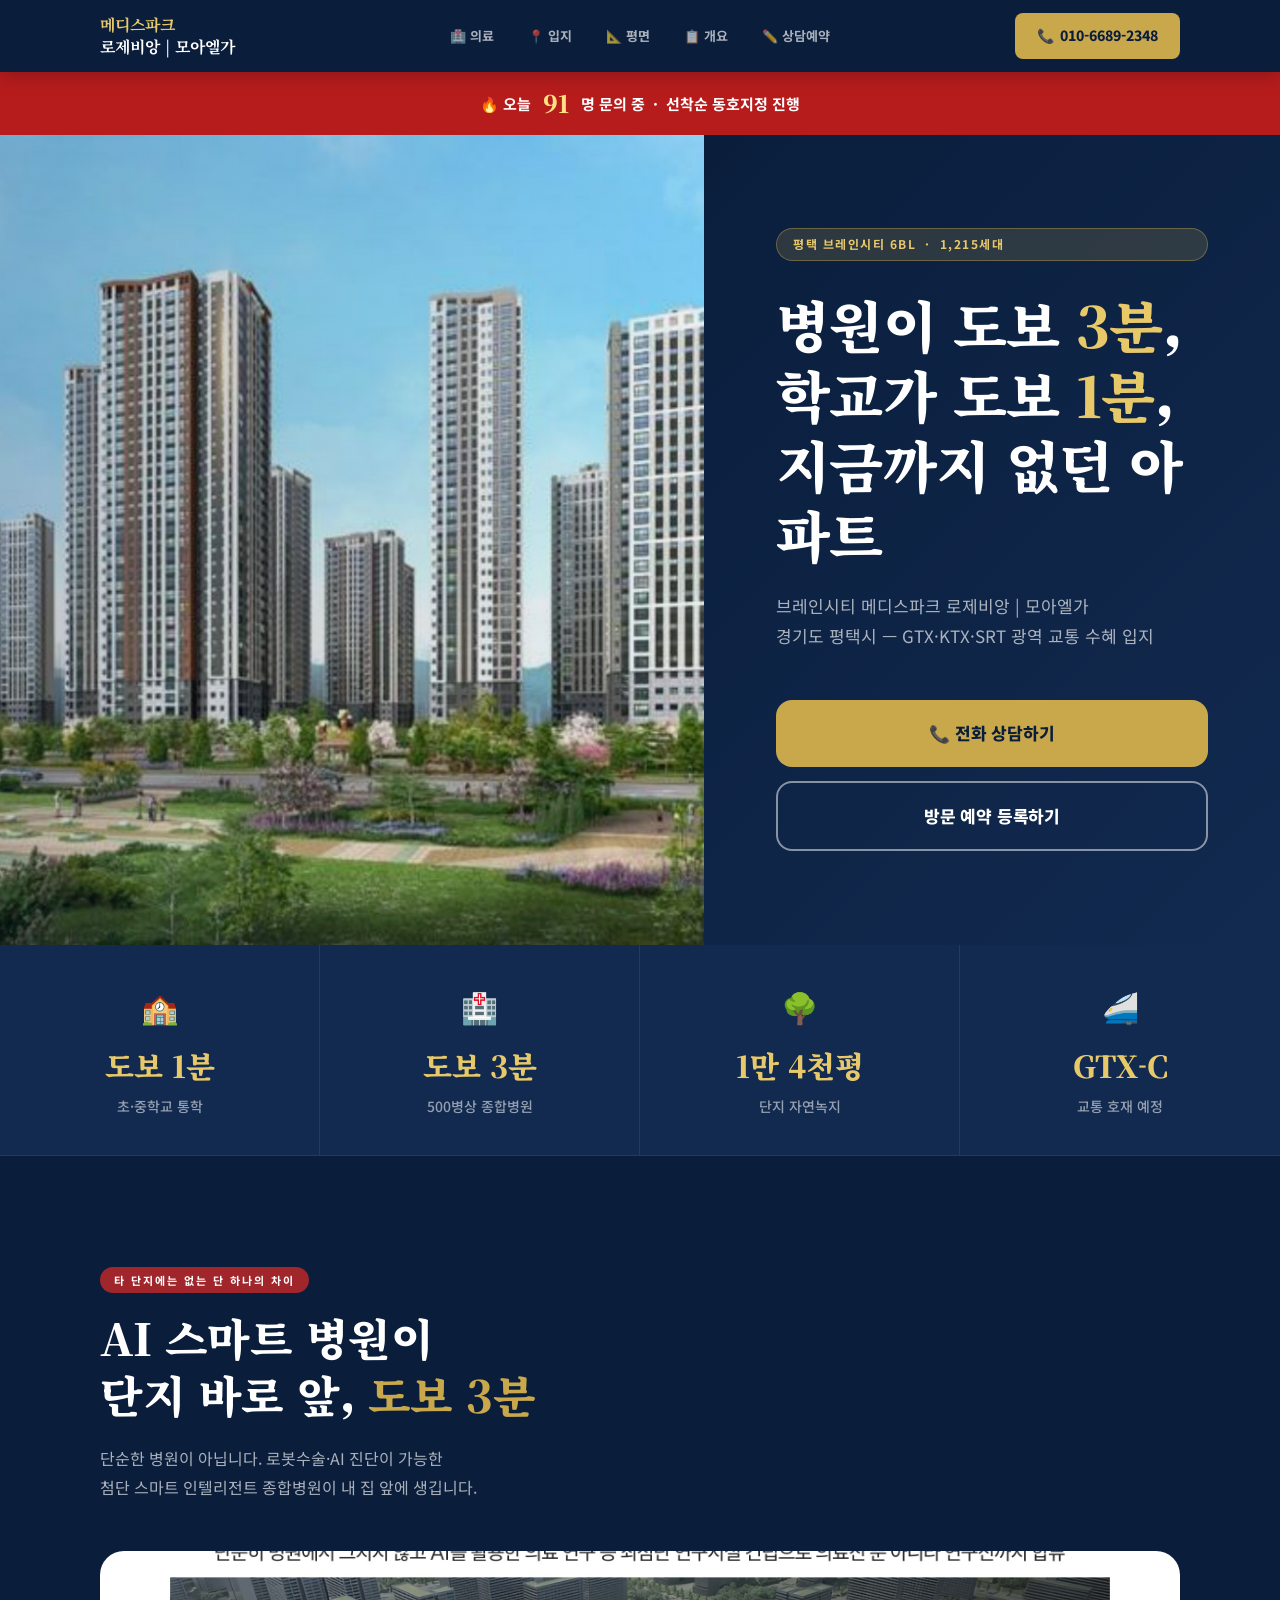
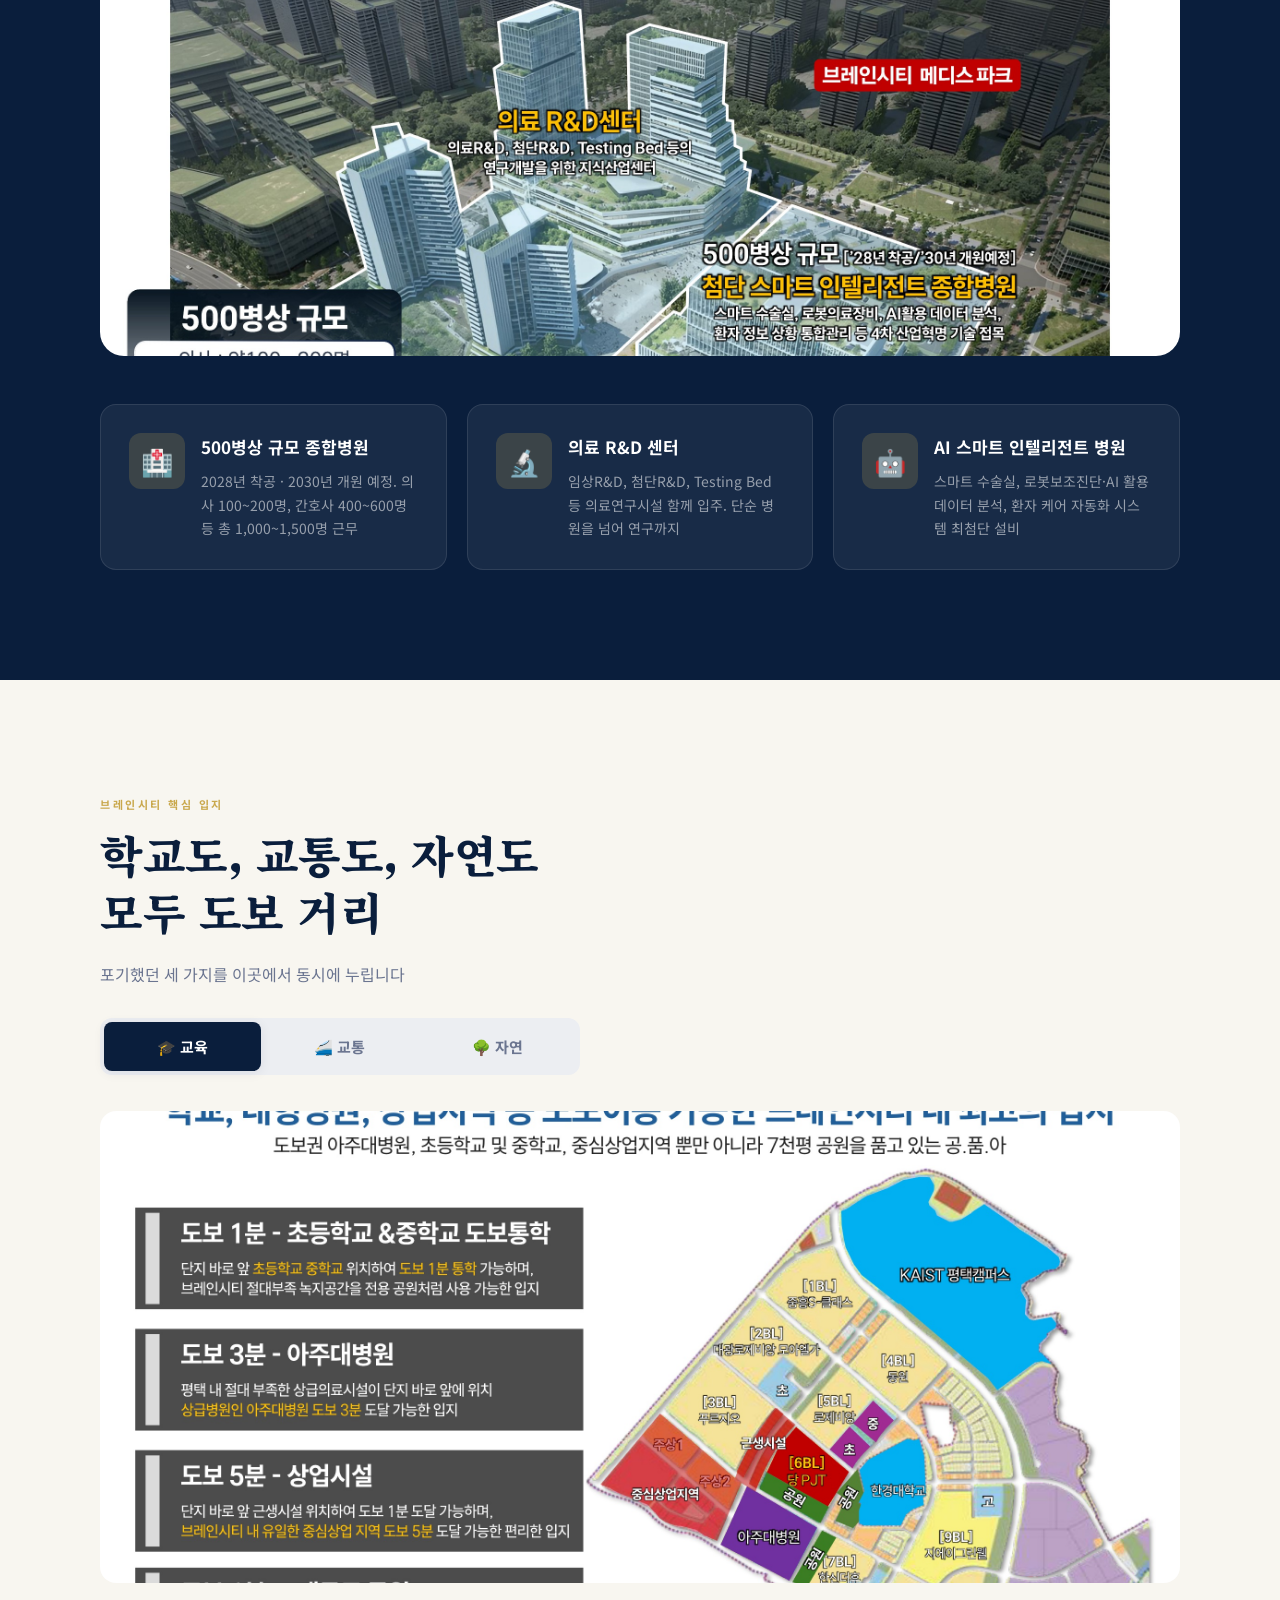
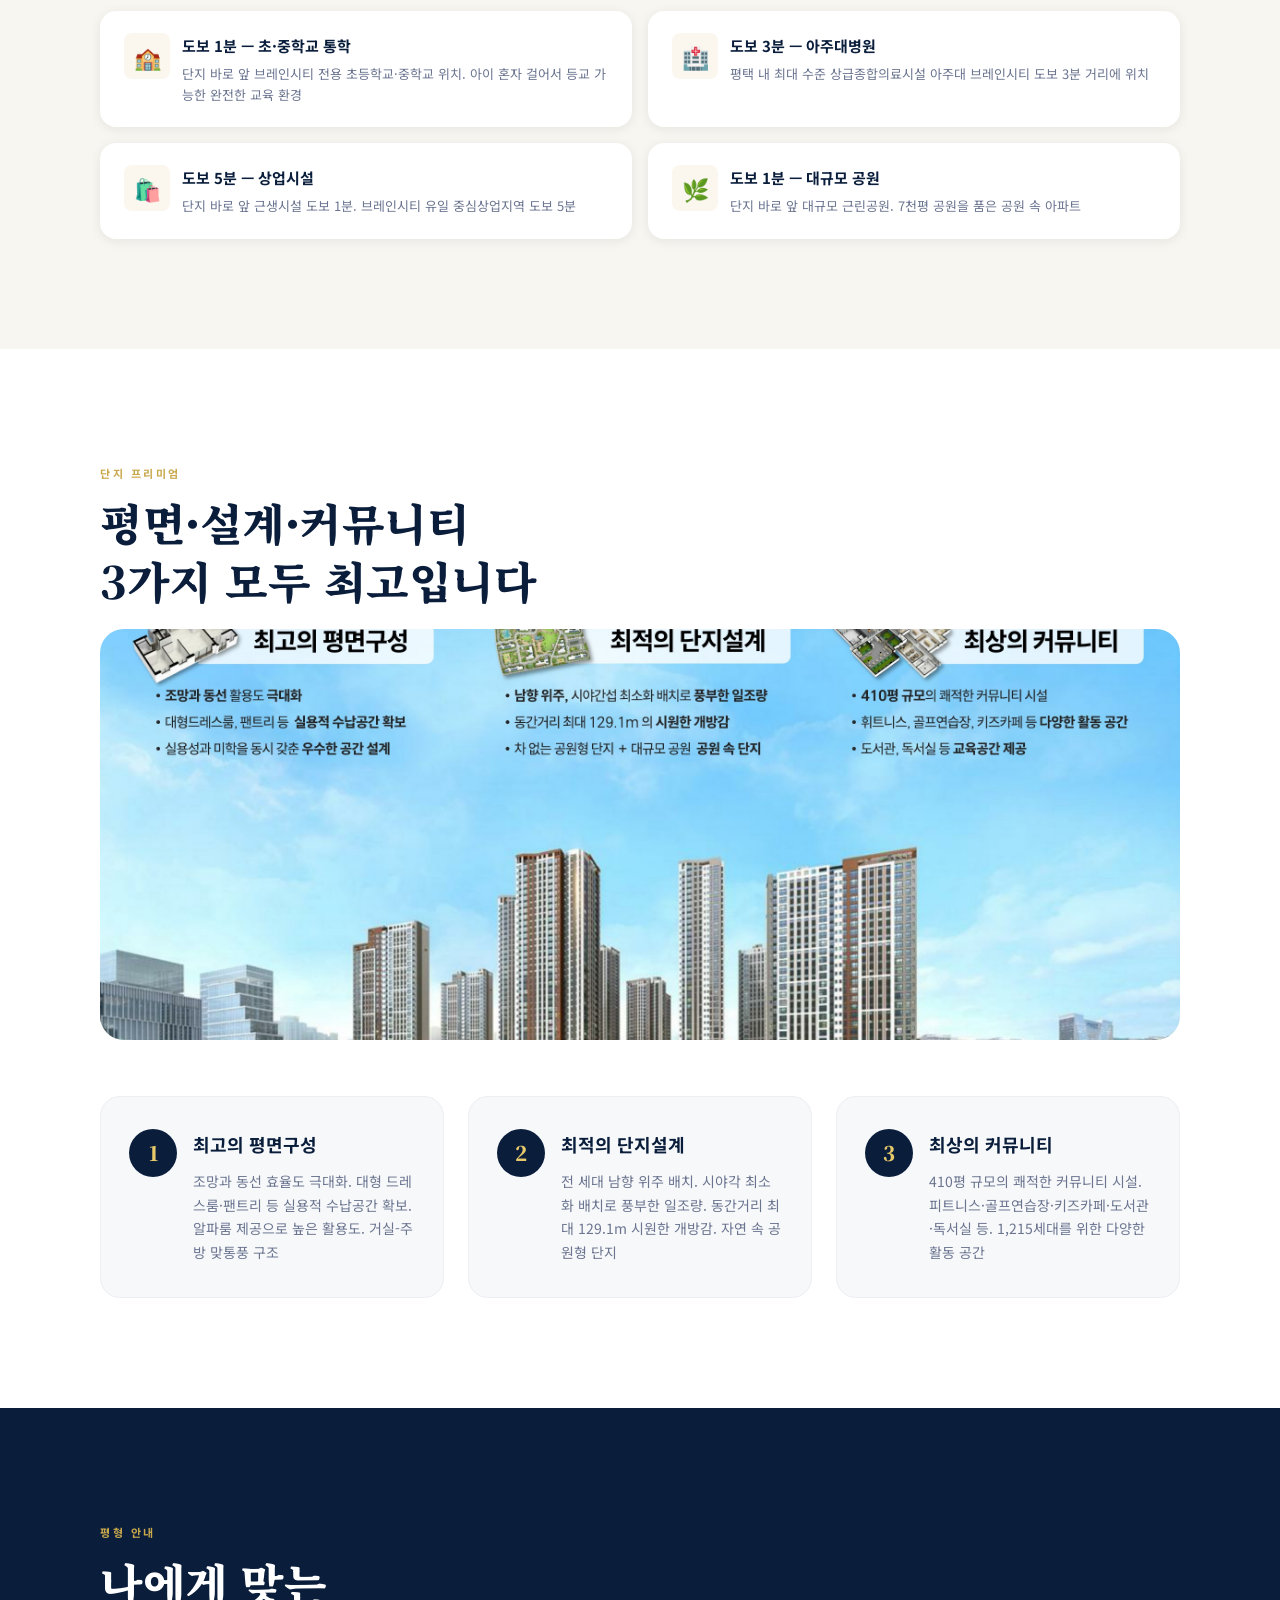
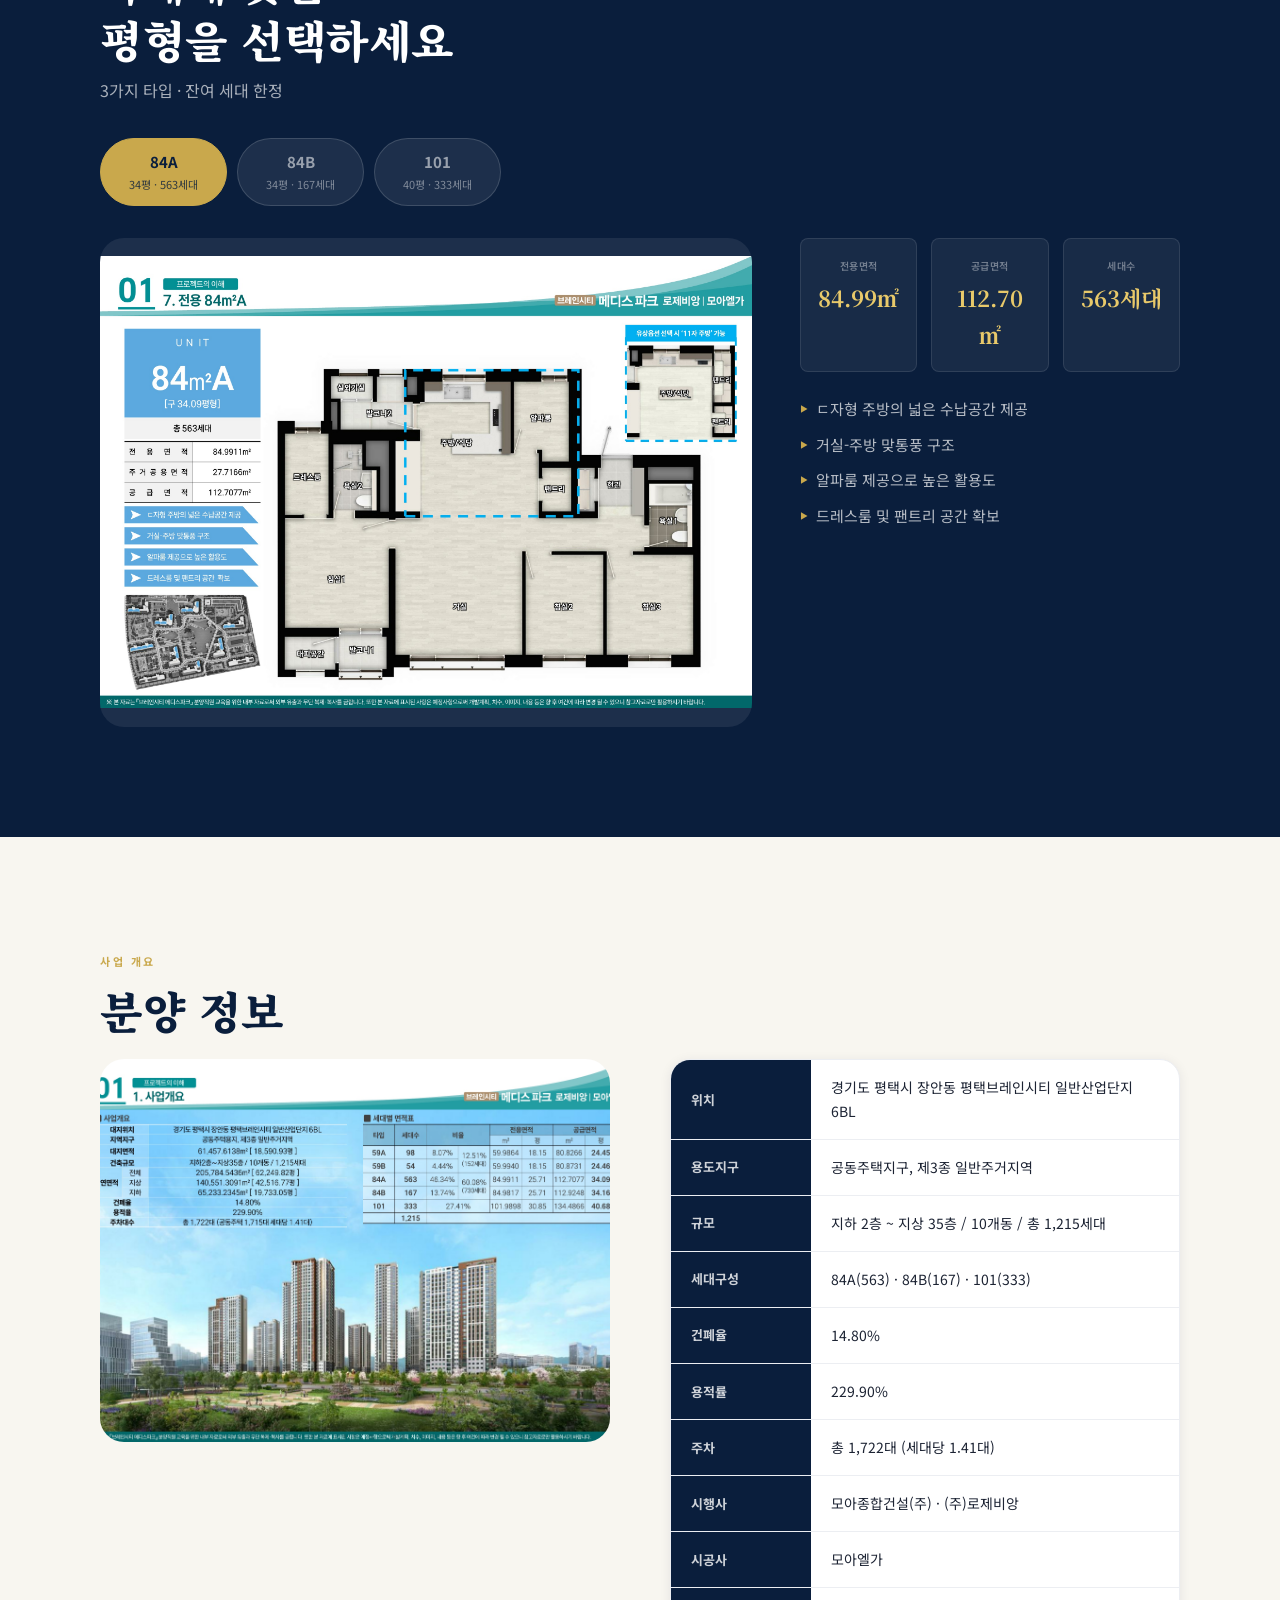
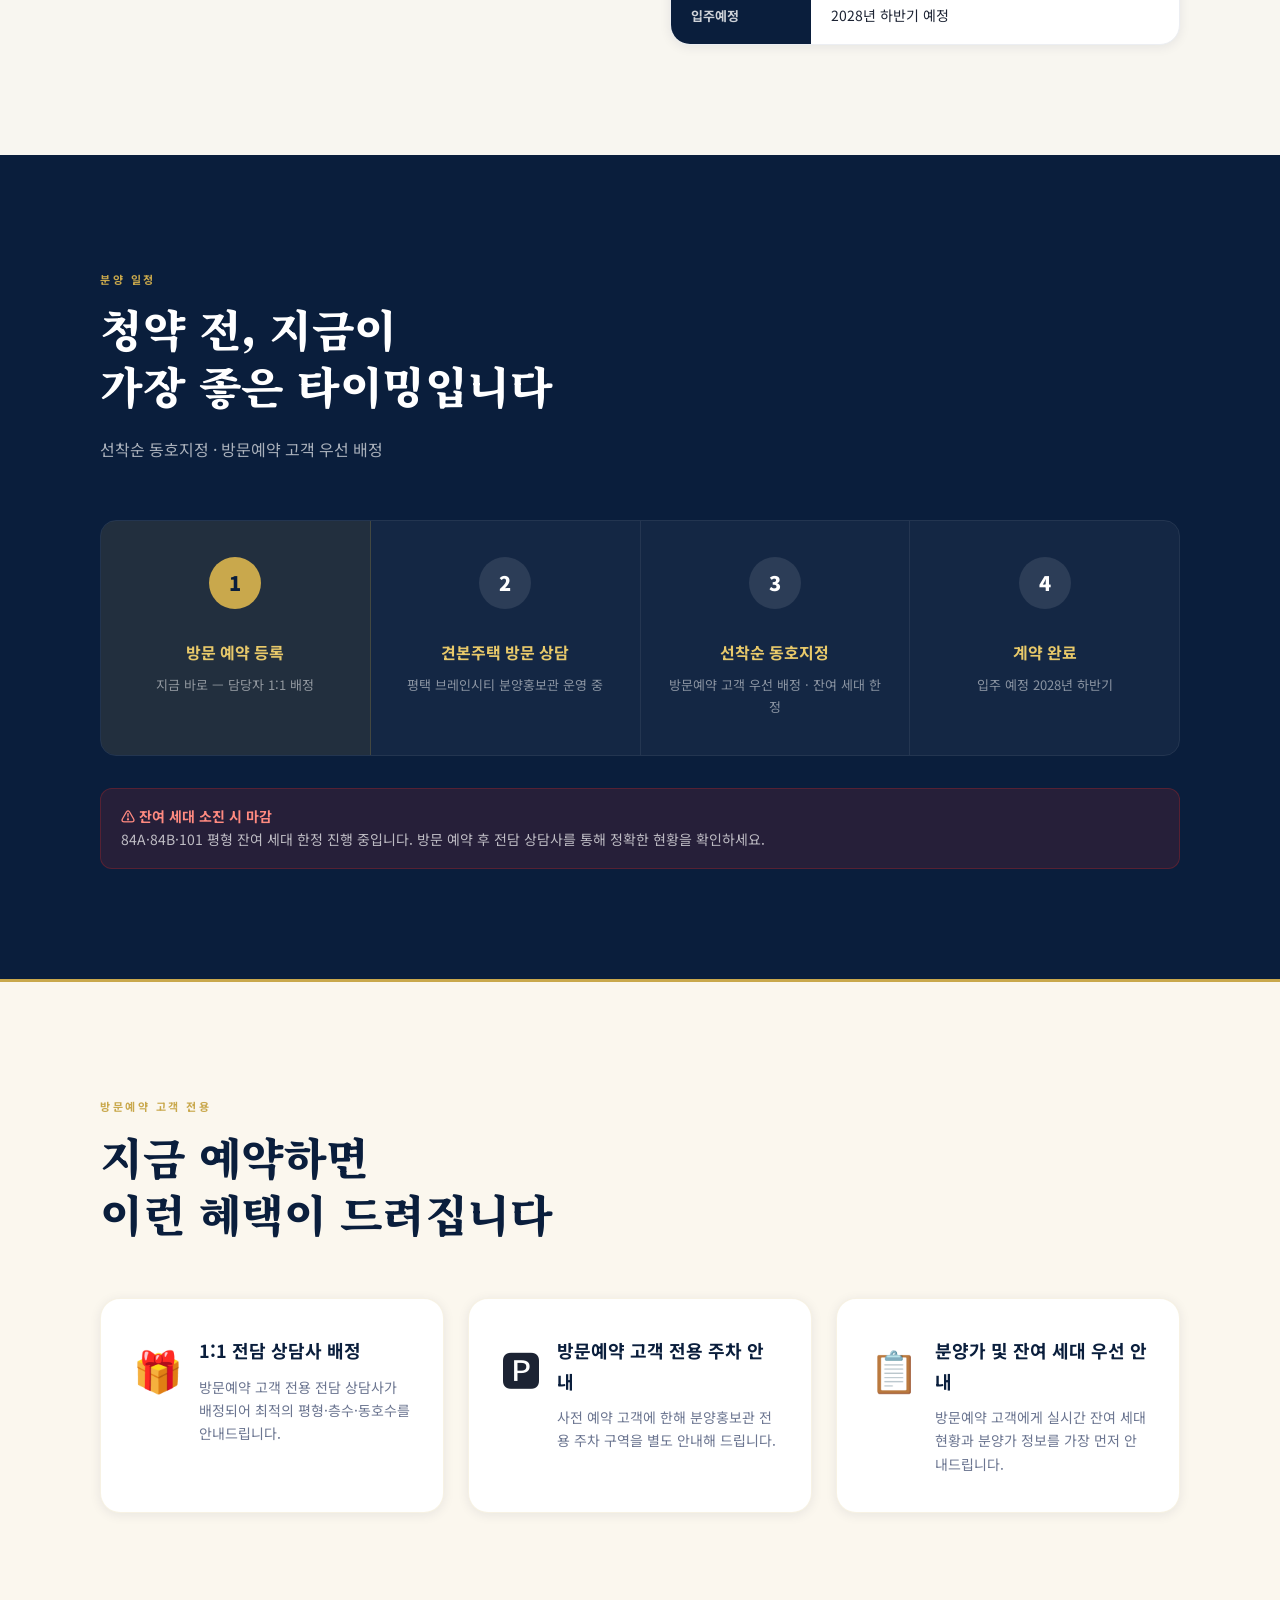
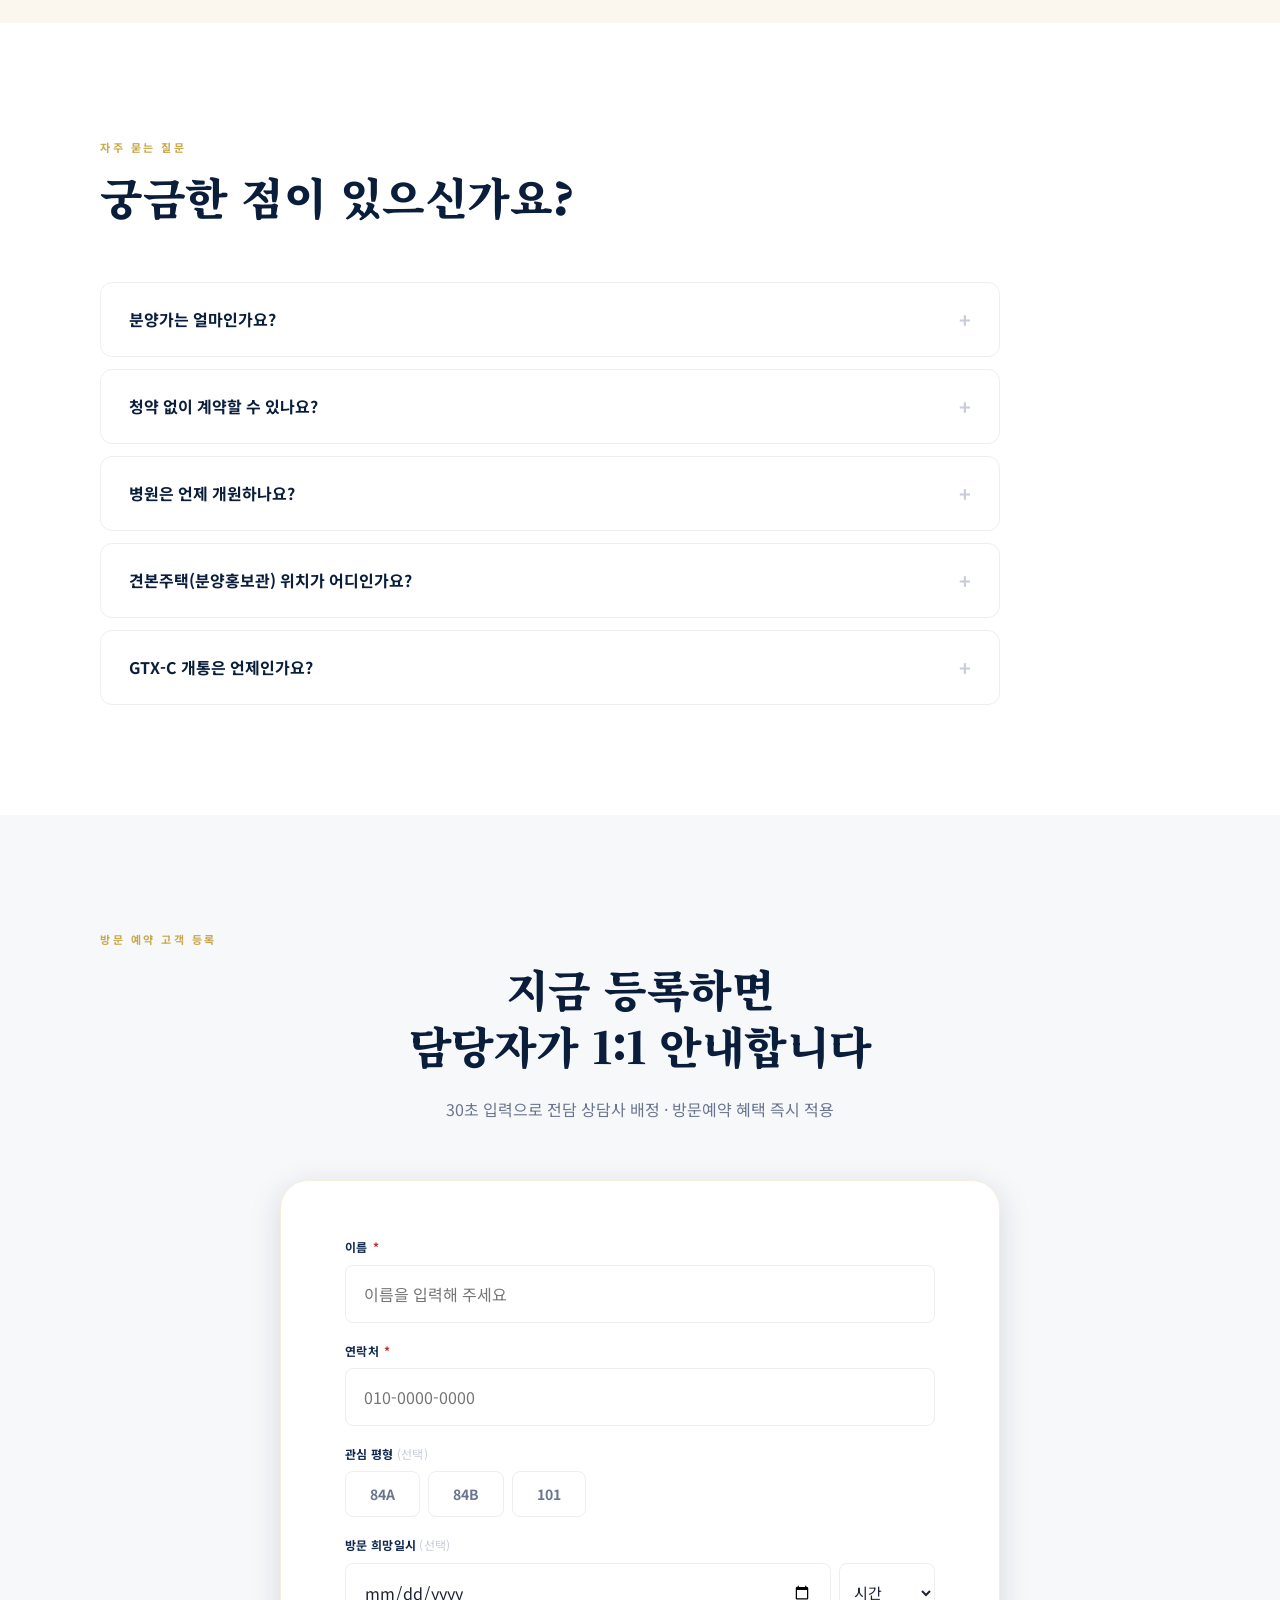
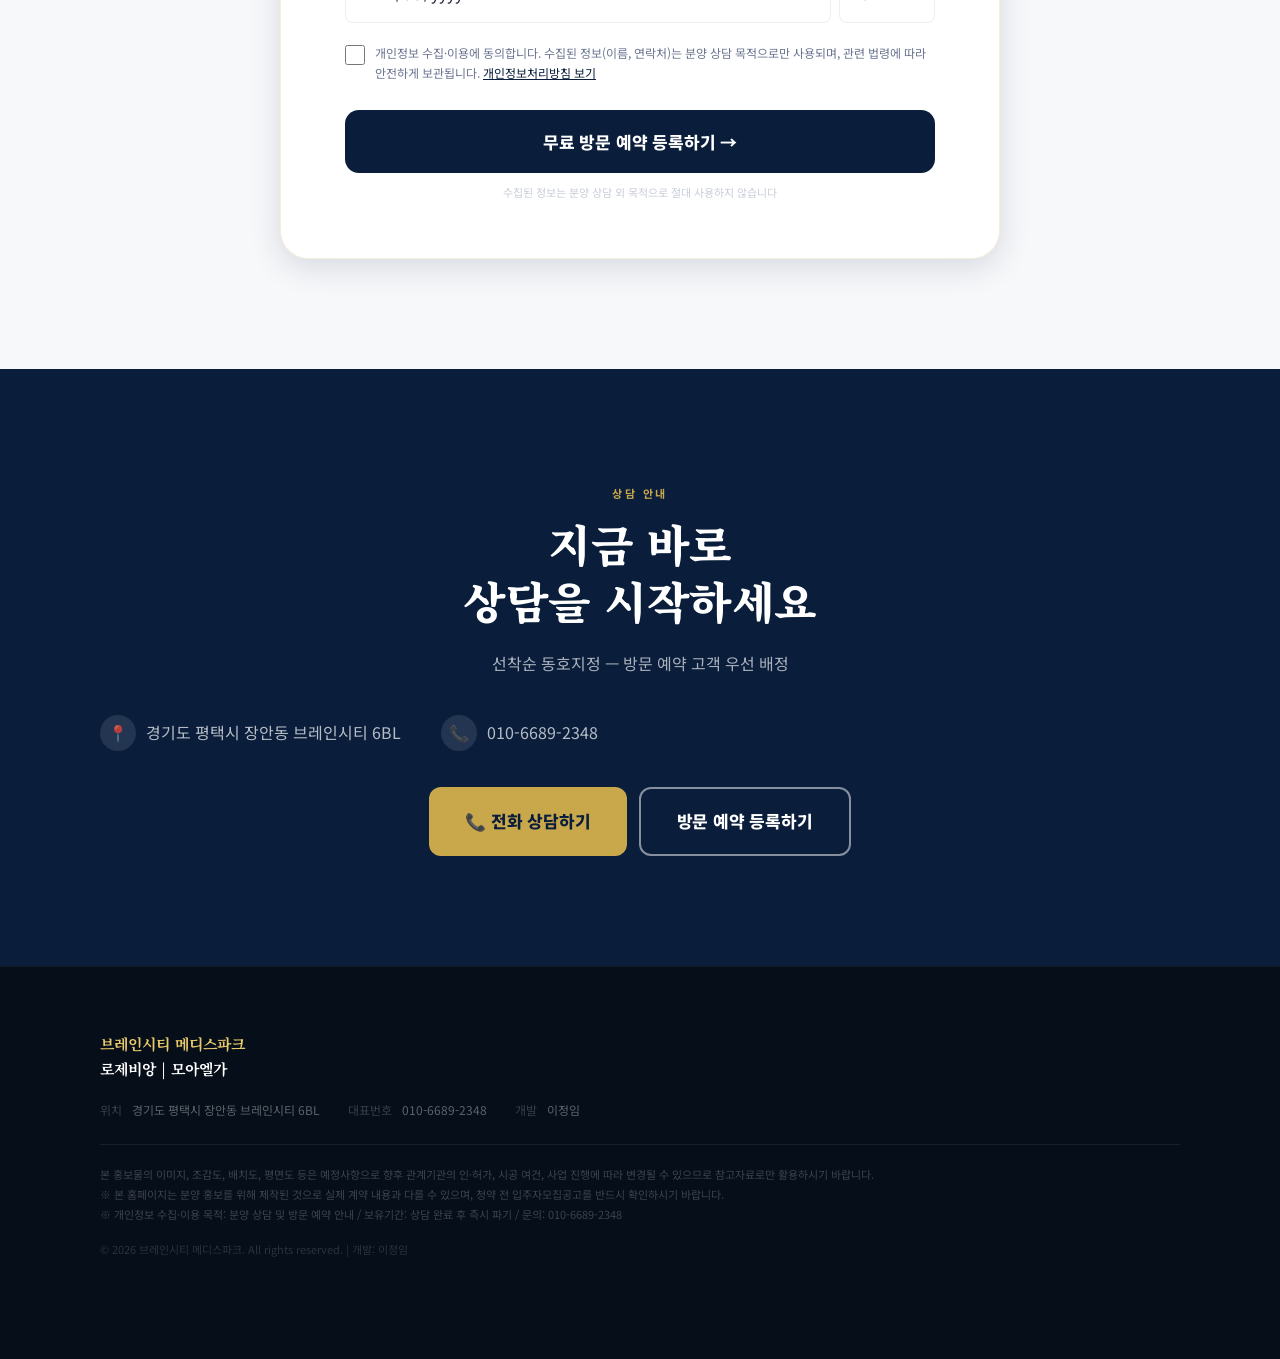
<file: index.html>
<!DOCTYPE html>
<html lang="ko">
<head>
<meta charset="UTF-8"/>
<meta name="viewport" content="width=device-width,initial-scale=1.0"/>
<title>브레인시티 메디스파크 로제비앙 | 모아엘가 — 평택 분양</title>
<meta name="description" content="경기도 평택 브레인시티 메디스파크. 병원 도보 3분, 학교 도보 1분. 1,215세대 GTX 교통 수혜 단지."/>

<!-- ── Favicon ── -->
<link rel="icon" type="image/svg+xml" href="data:image/svg+xml,%3Csvg xmlns='http://www.w3.org/2000/svg' viewBox='0 0 64 64'%3E%3Crect width='64' height='64' rx='14' fill='%230A1E3C'/%3E%3Crect x='28' y='10' width='8' height='24' rx='4' fill='%23C9A84C'/%3E%3Crect x='20' y='18' width='24' height='8' rx='4' fill='%23C9A84C'/%3E%3Crect x='12' y='36' width='40' height='4' rx='2' fill='%23C9A84C' opacity='.6'/%3E%3Crect x='16' y='44' width='32' height='10' rx='3' fill='%231c3560'/%3E%3Crect x='20' y='44' width='6' height='10' rx='1' fill='%23C9A84C' opacity='.4'/%3E%3Crect x='29' y='44' width='6' height='10' rx='1' fill='%23C9A84C' opacity='.4'/%3E%3Crect x='38' y='44' width='6' height='10' rx='1' fill='%23C9A84C' opacity='.4'/%3E%3C/svg%3E"/>
<link rel="apple-touch-icon" href="data:image/svg+xml,%3Csvg xmlns='http://www.w3.org/2000/svg' viewBox='0 0 64 64'%3E%3Crect width='64' height='64' rx='14' fill='%230A1E3C'/%3E%3Crect x='28' y='10' width='8' height='24' rx='4' fill='%23C9A84C'/%3E%3Crect x='20' y='18' width='24' height='8' rx='4' fill='%23C9A84C'/%3E%3Crect x='12' y='36' width='40' height='4' rx='2' fill='%23C9A84C' opacity='.6'/%3E%3Crect x='16' y='44' width='32' height='10' rx='3' fill='%231c3560'/%3E%3Crect x='20' y='44' width='6' height='10' rx='1' fill='%23C9A84C' opacity='.4'/%3E%3Crect x='29' y='44' width='6' height='10' rx='1' fill='%23C9A84C' opacity='.4'/%3E%3Crect x='38' y='44' width='6' height='10' rx='1' fill='%23C9A84C' opacity='.4'/%3E%3C/svg%3E"/>
<meta name="theme-color" content="#0A1E3C"/>

<!-- ── Open Graph (카카오톡·SNS 공유 썸네일) ── -->
<meta property="og:type" content="website"/>
<meta property="og:site_name" content="브레인시티 메디스파크 로제비앙 | 모아엘가"/>
<meta property="og:title" content="병원 도보 3분 · 학교 도보 1분 | 브레인시티 메디스파크"/>
<meta property="og:description" content="경기도 평택 브레인시티 메디스파크 로제비앙 | 모아엘가. 500병상 AI 스마트 병원 도보 3분, 1,215세대, GTX·KTX·SRT 광역 교통 수혜 입지. 지금 선착순 동호지정 진행 중."/>
<meta property="og:image" content="https://jennylee3769-cmyk.github.io/medispark-landing-page/image/kakao-thumbnail.png"/>
<meta property="og:image:width" content="1200"/>
<meta property="og:image:height" content="630"/>
<meta property="og:url" content="https://jennylee3769-cmyk.github.io/medispark-landing-page/"/>
<meta property="og:locale" content="ko_KR"/>

<!-- ── Twitter Card ── -->
<meta name="twitter:card" content="summary_large_image"/>
<meta name="twitter:title" content="병원 도보 3분 · 학교 도보 1분 | 브레인시티 메디스파크"/>
<meta name="twitter:description" content="경기도 평택 브레인시티 메디스파크 로제비앙 | 모아엘가. 500병상 AI 스마트 병원 도보 3분, GTX·KTX 광역 교통 수혜 입지."/>
<meta name="twitter:image" content="https://jennylee3769-cmyk.github.io/medispark-landing-page/image/kakao-thumbnail.png"/>
<link rel="preconnect" href="https://fonts.googleapis.com"/>
<link rel="preconnect" href="https://fonts.gstatic.com" crossorigin/>
<link href="https://fonts.googleapis.com/css2?family=Noto+Serif+KR:wght@400;600;700;900&family=Noto+Sans+KR:wght@300;400;500;700;900&display=swap" rel="stylesheet"/>
<style>
:root{
  --navy:#0A1E3C; --navy2:#122A50; --navy3:#1c3560;
  --gold:#C9A84C; --gold2:#E8C96A; --gold-bg:#FBF7EE;
  --cream:#F8F6F0; --white:#fff;
  --gray50:#F7F8FA; --gray100:#ECEEF2; --gray300:#C8CDD8;
  --gray500:#6B7590; --gray700:#3A4260; --gray900:#1C2333;
  --red:#C62828;
  --r4:4px; --r8:8px; --r12:12px; --r16:16px; --r24:24px;
  --sh1:0 2px 12px rgba(10,30,60,.08);
  --sh2:0 8px 32px rgba(10,30,60,.14);
  --sh3:0 20px 60px rgba(10,30,60,.20);
}
*,*::before,*::after{box-sizing:border-box;margin:0;padding:0}
html{scroll-behavior:smooth}
body{font-family:'Noto Sans KR',sans-serif;font-size:15px;line-height:1.7;color:var(--gray900);background:#fff;-webkit-font-smoothing:antialiased}
img{display:block;width:100%;object-fit:cover}
a{color:inherit;text-decoration:none}
button{cursor:pointer;font-family:inherit}

/* ── 컨테이너 ── */
.wrap{width:100%;max-width:1280px;margin:0 auto;padding:0 24px}
@media(min-width:768px){.wrap{padding:0 48px}}
@media(min-width:1024px){.wrap{padding:0 80px}}
@media(min-width:1280px){.wrap{padding:0 100px}}

/* ── 공통 섹션 ── */
.sec{padding:72px 0}
@media(min-width:1024px){.sec{padding:110px 0}}
.eyebrow{display:inline-block;font-size:11px;font-weight:700;letter-spacing:2.5px;text-transform:uppercase;color:var(--gold);margin-bottom:12px}
.sec-title{font-family:'Noto Serif KR',serif;font-size:28px;font-weight:900;line-height:1.3;letter-spacing:-.5px;color:var(--navy);margin-bottom:16px}
.sec-title em{color:var(--gold);font-style:normal}
.sec-title.wh{color:#fff}
.sec-desc{font-size:14px;color:var(--gray500);line-height:1.85}
.sec-desc.wh{color:rgba(255,255,255,.65)}
@media(min-width:1024px){
  .sec-title{font-size:44px;margin-bottom:20px}
  .sec-desc{font-size:16px}
}

/* ── 버튼 ── */
.btn{display:inline-flex;align-items:center;justify-content:center;gap:8px;padding:15px 28px;font-size:15px;font-weight:800;border:none;border-radius:var(--r12);cursor:pointer;transition:all .2s;letter-spacing:-.2px;white-space:nowrap}
.btn:active{transform:scale(.97)}
.btn-gold{background:var(--gold);color:var(--navy)}
.btn-gold:hover{background:var(--gold2)}
.btn-navy{background:var(--navy);color:#fff}
.btn-navy:hover{background:var(--navy2)}
.btn-outline-w{background:transparent;color:#fff;border:2px solid rgba(255,255,255,.5)}
.btn-outline-w:hover{background:rgba(255,255,255,.1)}
.btn-lg{padding:18px 36px;font-size:17px}
.btn-full{width:100%}

/* ════════════════════════════════
   헤더
════════════════════════════════ */
#hdr{
  position:sticky;top:0;z-index:500;
  background:var(--navy);
  box-shadow:0 2px 20px rgba(0,0,0,.25);
}
.hdr-inner{display:flex;align-items:center;justify-content:space-between;height:60px}
.hdr-logo{font-family:'Noto Serif KR',serif;font-size:14px;font-weight:700;color:#fff;line-height:1.35}
.hdr-logo span{color:var(--gold2)}
.hdr-phone{display:flex;align-items:center;gap:6px;background:var(--gold);color:var(--navy);font-size:13px;font-weight:800;padding:9px 16px;border-radius:var(--r8)}
.hdr-nav{display:none}
@media(min-width:1024px){
  .hdr-inner{height:72px}
  .hdr-logo{font-size:16px}
  .hdr-phone{font-size:14px;padding:11px 22px}
  .hdr-nav{
    display:flex;align-items:center;gap:2px;
    position:absolute;left:50%;transform:translateX(-50%);
  }
  .hdr-nav a{font-size:13px;font-weight:700;color:rgba(255,255,255,.65);padding:8px 16px;border-radius:var(--r8);transition:all .2s}
  .hdr-nav a:hover{color:var(--gold2);background:rgba(255,255,255,.08)}
}

/* ════════════════════════════════
   긴급 배너
════════════════════════════════ */
.urgency{background:#B71C1C;padding:11px 24px;text-align:center;font-size:13px;font-weight:700;color:#fff;display:flex;align-items:center;justify-content:center;gap:8px}
.urgency-num{font-family:'Noto Serif KR',serif;font-size:20px;font-weight:900;color:#FFE082}
@media(min-width:1024px){.urgency{font-size:15px}.urgency-num{font-size:24px}}

/* ════════════════════════════════
   Hero
════════════════════════════════ */
.hero{position:relative;background:var(--navy);overflow:hidden}
.hero-img{width:100%;height:300px;position:relative}
.hero-img img{height:100%;object-fit:cover}
.hero-img::after{content:'';position:absolute;inset:0;background:linear-gradient(to bottom,rgba(10,30,60,.2) 0%,rgba(10,30,60,.8) 100%)}
.hero-body{padding:40px 24px 56px;position:relative}
.hero-badge{display:inline-block;font-size:11px;font-weight:700;letter-spacing:1.5px;color:var(--gold2);background:rgba(201,168,76,.18);border:1px solid rgba(201,168,76,.4);border-radius:100px;padding:5px 16px;margin-bottom:20px}
.hero-title{font-family:'Noto Serif KR',serif;font-size:32px;font-weight:900;line-height:1.3;color:#fff;letter-spacing:-.6px;margin-bottom:16px}
.hero-title em{color:var(--gold2);font-style:normal}
.hero-sub{font-size:14px;color:rgba(255,255,255,.65);margin-bottom:36px;line-height:1.8}
.hero-btns{display:flex;flex-direction:column;gap:12px}

@media(min-width:1024px){
  .hero{display:grid;grid-template-columns:55% 45%;min-height:90vh}
  .hero-img{height:100%;min-height:90vh}
  .hero-img::after{background:linear-gradient(to right,rgba(10,30,60,.25) 0%,rgba(10,30,60,.05) 100%)}
  .hero-body{
    padding:80px 72px;
    display:flex;flex-direction:column;justify-content:center;
    background:linear-gradient(135deg,var(--navy) 0%,var(--navy2) 100%);
  }
  .hero-badge{font-size:12px;margin-bottom:28px}
  .hero-title{font-size:56px;margin-bottom:22px;line-height:1.25}
  .hero-sub{font-size:17px;margin-bottom:48px}
  .hero-btns{flex-direction:column;gap:14px}
  .hero-btns .btn{font-size:17px;padding:19px 32px;border-radius:var(--r16)}
}
@media(min-width:1440px){
  .hero-title{font-size:64px}
  .hero-body{padding:100px 96px}
}

/* ════════════════════════════════
   수치 배너
════════════════════════════════ */
.stats{background:var(--navy2);display:grid;grid-template-columns:repeat(2,1fr)}
.stat{padding:28px 16px;text-align:center;border-right:1px solid rgba(255,255,255,.08);border-bottom:1px solid rgba(255,255,255,.08)}
.stat:nth-child(2n){border-right:none}
.stat:nth-child(3),.stat:nth-child(4){border-bottom:none}
.stat-ico{font-size:24px;margin-bottom:8px}
.stat-num{font-family:'Noto Serif KR',serif;font-size:22px;font-weight:900;color:var(--gold2);margin-bottom:4px}
.stat-lbl{font-size:12px;color:rgba(255,255,255,.55);font-weight:500}
@media(min-width:768px){
  .stats{grid-template-columns:repeat(4,1fr)}
  .stat:nth-child(2){border-right:1px solid rgba(255,255,255,.08)}
  .stat:nth-child(3),.stat:nth-child(4){border-bottom:1px solid rgba(255,255,255,.08)}
  .stat:nth-child(4){border-right:none}
}
@media(min-width:1024px){
  .stat{padding:36px 24px}
  .stat-num{font-size:30px}
  .stat-lbl{font-size:14px}
  .stat-ico{font-size:30px}
}

/* ════════════════════════════════
   의료 섹션
════════════════════════════════ */
.medical-sec{background:var(--navy);padding:72px 0}
@media(min-width:1024px){.medical-sec{padding:110px 0}}
.medical-eyebrow{display:inline-block;font-size:11px;font-weight:700;letter-spacing:2px;color:#fff;background:rgba(198,40,40,.8);border-radius:100px;padding:4px 14px;margin-bottom:16px}
.medical-img{border-radius:var(--r24);overflow:hidden;margin:36px 0;aspect-ratio:21/9}
.medical-img img{height:100%;object-fit:cover}
.medical-cards{display:flex;flex-direction:column;gap:14px}
.mc{background:rgba(255,255,255,.06);border:1px solid rgba(255,255,255,.1);border-radius:var(--r16);padding:22px 24px;display:flex;align-items:flex-start;gap:16px}
.mc-ico{width:48px;height:48px;flex-shrink:0;background:rgba(201,168,76,.2);border-radius:var(--r12);display:flex;align-items:center;justify-content:center;font-size:22px}
.mc-title{font-size:15px;font-weight:700;color:#fff;margin-bottom:6px}
.mc-desc{font-size:13px;color:rgba(255,255,255,.55);line-height:1.7}
@media(min-width:1024px){
  .medical-img{aspect-ratio:16/6;margin:48px 0}
  .medical-cards{display:grid;grid-template-columns:repeat(3,1fr);gap:20px}
  .mc{padding:28px 28px;border-radius:var(--r16)}
  .mc-ico{width:56px;height:56px;font-size:26px}
  .mc-title{font-size:17px;margin-bottom:8px}
  .mc-desc{font-size:14px}
}

/* ════════════════════════════════
   입지 섹션
════════════════════════════════ */
.location-sec{background:var(--cream)}
.tab-btns{display:flex;background:var(--gray100);border-radius:var(--r12);padding:4px;margin-bottom:28px}
.tab-btn{flex:1;padding:11px 8px;background:transparent;border:none;border-radius:var(--r8);font-size:13px;font-weight:700;color:var(--gray500);transition:all .2s}
.tab-btn.on{background:var(--navy);color:#fff;box-shadow:var(--sh1)}
.tab-pane{display:none}
.tab-pane.on{display:block}
.tab-img{border-radius:var(--r16);overflow:hidden;margin-bottom:20px;aspect-ratio:16/9}
.tab-img img{height:100%;object-fit:cover}
.tab-pts{display:flex;flex-direction:column;gap:12px}
.tp{background:#fff;border-radius:var(--r12);padding:16px 18px;display:flex;align-items:flex-start;gap:12px;box-shadow:var(--sh1)}
.tp-ico{width:38px;height:38px;flex-shrink:0;background:var(--gold-bg);border-radius:var(--r8);display:flex;align-items:center;justify-content:center;font-size:18px}
.tp-title{font-size:13px;font-weight:700;color:var(--navy);margin-bottom:3px}
.tp-desc{font-size:12px;color:var(--gray500);line-height:1.6}
@media(min-width:1024px){
  .tab-btns{max-width:480px;margin-bottom:36px}
  .tab-btn{font-size:15px;padding:14px 20px}
  .tab-img{aspect-ratio:16/7;margin-bottom:28px}
  .tab-pts{display:grid;grid-template-columns:repeat(2,1fr);gap:16px}
  .tp{padding:22px 24px;border-radius:var(--r16)}
  .tp-ico{width:46px;height:46px;font-size:22px}
  .tp-title{font-size:15px;margin-bottom:5px}
  .tp-desc{font-size:13px}
}

/* ════════════════════════════════
   단지 강점
════════════════════════════════ */
.complex-sec{background:#fff}
.complex-img{border-radius:var(--r24);overflow:hidden;margin-bottom:36px;aspect-ratio:16/7}
.complex-img img{height:100%;object-fit:cover}
.cx-cards{display:flex;flex-direction:column;gap:16px}
.cx{background:var(--gray50);border:1px solid var(--gray100);border-radius:var(--r16);padding:24px;display:flex;align-items:flex-start;gap:16px}
.cx-num{width:40px;height:40px;flex-shrink:0;background:var(--navy);border-radius:50%;display:flex;align-items:center;justify-content:center;font-family:'Noto Serif KR',serif;font-size:17px;font-weight:900;color:var(--gold2)}
.cx-title{font-size:15px;font-weight:700;color:var(--navy);margin-bottom:7px}
.cx-desc{font-size:13px;color:var(--gray500);line-height:1.7}
@media(min-width:1024px){
  .complex-img{aspect-ratio:21/8;margin-bottom:56px}
  .cx-cards{display:grid;grid-template-columns:repeat(3,1fr);gap:24px}
  .cx{padding:32px 28px;border-radius:20px}
  .cx-num{width:48px;height:48px;font-size:20px}
  .cx-title{font-size:18px;margin-bottom:10px}
  .cx-desc{font-size:14px}
}

/* ════════════════════════════════
   평면도
════════════════════════════════ */
.floor-sec{background:var(--navy);padding:72px 0}
@media(min-width:1024px){.floor-sec{padding:110px 0}}
.floor-tabs{display:flex;gap:8px;flex-wrap:wrap;margin-bottom:24px}
.ft{padding:9px 18px;background:rgba(255,255,255,.08);border:1px solid rgba(255,255,255,.15);border-radius:100px;font-size:13px;font-weight:700;color:rgba(255,255,255,.55);transition:all .2s;cursor:pointer}
.ft.on{background:var(--gold);border-color:var(--gold);color:var(--navy)}
.fp{display:none}
.fp.on{display:block}
.fp-img{border-radius:var(--r24);overflow:hidden;margin-bottom:24px;background:rgba(255,255,255,.04);aspect-ratio:4/3}
.fp-img img{height:100%;object-fit:contain;background:rgba(255,255,255,.04)}
.fp-specs{display:grid;grid-template-columns:repeat(3,1fr);gap:10px;margin-bottom:18px}
.fp-spec{background:rgba(255,255,255,.06);border:1px solid rgba(255,255,255,.1);border-radius:var(--r8);padding:14px 12px;text-align:center}
.fp-spec-lbl{font-size:10px;color:rgba(255,255,255,.4);font-weight:600;letter-spacing:.5px;margin-bottom:5px}
.fp-spec-val{font-family:'Noto Serif KR',serif;font-size:17px;font-weight:700;color:var(--gold2)}
.fp-feats{display:flex;flex-direction:column;gap:7px}
.fp-feat{font-size:13px;color:rgba(255,255,255,.7);display:flex;align-items:center;gap:8px}
.fp-feat::before{content:'▶';font-size:8px;color:var(--gold);flex-shrink:0}
@media(min-width:1024px){
  .floor-tabs{gap:10px;margin-bottom:32px}
  .ft{font-size:15px;padding:12px 28px}
  .fp-layout{display:grid;grid-template-columns:1fr 380px;gap:48px;align-items:start}
  .fp-img{aspect-ratio:4/3;margin-bottom:0}
  .fp-specs{grid-template-columns:repeat(3,1fr);gap:14px}
  .fp-spec{padding:18px 16px}
  .fp-spec-val{font-size:22px}
  .fp-feats{gap:10px;margin-top:24px}
  .fp-feat{font-size:15px}
}

/* ════════════════════════════════
   분양 개요
════════════════════════════════ */
.overview-sec{background:var(--cream)}
.ov-img{border-radius:var(--r24);overflow:hidden;margin-bottom:36px;aspect-ratio:16/7}
.ov-img img{height:100%;object-fit:cover}
.ov-table{background:#fff;border-radius:var(--r16);overflow:hidden;border:1px solid var(--gray100);box-shadow:var(--sh1)}
.ov-row{display:flex;border-bottom:1px solid var(--gray100)}
.ov-row:last-child{border-bottom:none}
.ov-key{width:110px;flex-shrink:0;background:var(--navy);color:rgba(255,255,255,.8);font-size:12px;font-weight:700;padding:14px 16px;display:flex;align-items:center}
.ov-val{flex:1;padding:14px 16px;font-size:13px;color:var(--gray900);line-height:1.65}
@media(min-width:1024px){
  .ov-layout{display:grid;grid-template-columns:1fr 1fr;gap:60px;align-items:start}
  .ov-img{aspect-ratio:4/3;margin-bottom:0}
  .ov-key{width:140px;font-size:13px;padding:16px 20px}
  .ov-val{font-size:14px;padding:16px 20px}
  .ov-table{border-radius:20px}
}

/* ════════════════════════════════
   분양 일정
════════════════════════════════ */
.schedule-sec{background:var(--navy);padding:72px 0}
@media(min-width:1024px){.schedule-sec{padding:110px 0}}
.sch-steps{display:flex;flex-direction:column;gap:0;border-radius:var(--r16);overflow:hidden;border:1px solid rgba(255,255,255,.1);margin-top:40px}
.sch-step{display:flex;align-items:center;gap:18px;padding:20px 24px;background:rgba(255,255,255,.04);border-bottom:1px solid rgba(255,255,255,.07)}
.sch-step:last-child{border-bottom:none}
.sch-step.hl{background:rgba(201,168,76,.12);border-color:rgba(201,168,76,.2)}
.sch-n{width:40px;height:40px;border-radius:50%;background:rgba(255,255,255,.1);display:flex;align-items:center;justify-content:center;font-weight:900;color:#fff;font-size:16px;flex-shrink:0}
.sch-step.hl .sch-n{background:var(--gold);color:var(--navy)}
.sch-title{font-size:14px;font-weight:700;color:var(--gold2);margin-bottom:3px}
.sch-desc{font-size:12px;color:rgba(255,255,255,.5)}
.sch-warn{margin-top:20px;background:rgba(198,40,40,.15);border:1px solid rgba(198,40,40,.3);border-radius:var(--r12);padding:16px 20px;font-size:13px;color:rgba(255,255,255,.7);line-height:1.7}
.sch-warn strong{color:#FF8A80;font-weight:700}
@media(min-width:1024px){
  .sch-steps{flex-direction:row;gap:0;margin-top:56px}
  .sch-step{flex-direction:column;align-items:center;text-align:center;padding:36px 28px;flex:1;border-bottom:none;border-right:1px solid rgba(255,255,255,.07)}
  .sch-step:last-child{border-right:none}
  .sch-n{width:52px;height:52px;font-size:20px;margin-bottom:12px}
  .sch-title{font-size:16px;margin-bottom:8px}
  .sch-desc{font-size:13px}
  .sch-warn{margin-top:32px;font-size:14px}
}

/* ════════════════════════════════
   방문 혜택
════════════════════════════════ */
.benefit-sec{background:var(--gold-bg);padding:72px 0;border-top:3px solid var(--gold)}
@media(min-width:1024px){.benefit-sec{padding:110px 0}}
.benefit-cards{display:flex;flex-direction:column;gap:14px;margin-top:36px}
.bc{background:#fff;border-radius:var(--r16);padding:24px;display:flex;align-items:flex-start;gap:16px;box-shadow:var(--sh1);border:1px solid rgba(201,168,76,.15)}
.bc-ico{font-size:32px;flex-shrink:0}
.bc-title{font-size:15px;font-weight:700;color:var(--navy);margin-bottom:6px}
.bc-desc{font-size:13px;color:var(--gray500);line-height:1.65}
@media(min-width:1024px){
  .benefit-cards{display:grid;grid-template-columns:repeat(3,1fr);gap:24px;margin-top:56px}
  .bc{padding:36px 32px;border-radius:20px}
  .bc-ico{font-size:40px}
  .bc-title{font-size:18px;margin-bottom:10px}
  .bc-desc{font-size:14px}
}

/* ════════════════════════════════
   FAQ
════════════════════════════════ */
.faq-sec{background:#fff}
.faq-list{display:flex;flex-direction:column;gap:10px;margin-top:36px}
.faq-item{border:1px solid var(--gray100);border-radius:var(--r12);overflow:hidden;background:#fff}
.faq-q{width:100%;display:flex;justify-content:space-between;align-items:center;padding:18px 20px;background:none;border:none;font-size:14px;font-weight:700;color:var(--navy);text-align:left;gap:16px;cursor:pointer}
.faq-ico{font-size:20px;flex-shrink:0;transition:transform .25s;color:var(--gray300)}
.faq-a{display:none;padding:0 20px 18px;font-size:13px;color:var(--gray500);line-height:1.8;border-top:1px solid var(--gray100)}
.faq-a-inner{padding-top:14px}
.faq-item.open .faq-ico{transform:rotate(45deg);color:var(--navy)}
@media(min-width:1024px){
  .faq-list{max-width:900px;margin-top:56px;gap:12px}
  .faq-q{font-size:16px;padding:22px 28px}
  .faq-a{padding:0 28px 22px;font-size:14px}
}

/* ════════════════════════════════
   상담 폼
════════════════════════════════ */
.form-sec{background:var(--gray50)}
.form-box{background:#fff;border-radius:var(--r24);padding:32px 24px;box-shadow:var(--sh2);border:1px solid rgba(201,168,76,.2);margin-top:36px}
.form-group{margin-bottom:18px}
.form-label{display:block;font-size:12px;font-weight:700;color:var(--navy2);margin-bottom:7px;letter-spacing:.3px}
.form-label .req{color:var(--red);margin-left:2px}
.form-input{width:100%;padding:14px 16px;background:#fff;border:1.5px solid var(--gray100);border-radius:var(--r8);font-family:inherit;font-size:15px;color:var(--gray900);outline:none;transition:border-color .2s}
.form-input:focus{border-color:var(--gold)}
.form-input.err{border-color:var(--red)}
.unit-btns{display:flex;gap:8px;flex-wrap:wrap}
.ub{padding:10px 18px;background:#fff;border:1.5px solid var(--gray100);border-radius:var(--r8);font-size:13px;font-weight:700;color:var(--gray500);transition:all .2s;cursor:pointer}
.ub.on{background:var(--navy);border-color:var(--navy);color:#fff}
.form-row{display:flex;gap:8px}
.form-row .form-input{flex:1}
.time-sel{width:96px;flex-shrink:0;padding:14px 10px;background:#fff;border:1.5px solid var(--gray100);border-radius:var(--r8);font-family:inherit;font-size:15px;color:var(--gray900);outline:none}
.time-sel:focus{border-color:var(--gold)}
.agree-row{display:flex;align-items:flex-start;gap:10px;margin:20px 0}
.agree-chk{width:20px;height:20px;flex-shrink:0;margin-top:2px;accent-color:var(--navy);cursor:pointer}
.agree-txt{font-size:12px;color:var(--gray500);line-height:1.65;cursor:pointer}
.agree-txt a{color:var(--navy);text-decoration:underline}
.err-msg{display:none;font-size:11px;color:var(--red);margin-top:4px;font-weight:700}
.submit-note{text-align:center;font-size:11px;color:var(--gray300);margin-top:10px}
@media(min-width:1024px){
  .form-box{max-width:720px;margin:56px auto 0;padding:56px 64px;border-radius:28px}
  .form-input{font-size:16px;padding:16px 18px}
  .ub{padding:12px 24px;font-size:14px}
  #submit-btn{font-size:18px;padding:20px}
}

/* ════════════════════════════════
   최종 CTA
════════════════════════════════ */
.cta-sec{background:var(--navy);padding:72px 0;text-align:center}
@media(min-width:1024px){.cta-sec{padding:110px 0}}
.cta-contact{display:flex;flex-direction:column;gap:10px;margin:28px 0}
.cta-row{display:flex;align-items:center;justify-content:center;gap:10px;font-size:14px;color:rgba(255,255,255,.7)}
.cta-ico{width:36px;height:36px;border-radius:50%;background:rgba(255,255,255,.1);display:flex;align-items:center;justify-content:center;font-size:16px}
.cta-btns{display:flex;flex-direction:column;gap:12px;margin-top:32px}
@media(min-width:768px){.cta-btns{flex-direction:row;justify-content:center}}
@media(min-width:1024px){
  .cta-contact{flex-direction:row;gap:40px;margin:36px 0}
  .cta-row{font-size:16px}
}

/* ════════════════════════════════
   플로팅 버튼
════════════════════════════════ */
#float{
  position:fixed;bottom:0;left:0;right:0;
  display:flex;z-index:400;
  opacity:0;pointer-events:none;transition:opacity .3s;
  box-shadow:0 -4px 20px rgba(10,30,60,.25);
}
#float.show{opacity:1;pointer-events:auto}
.fb{flex:1;padding:17px 10px;display:flex;align-items:center;justify-content:center;gap:7px;font-family:inherit;font-size:15px;font-weight:800;border:none;cursor:pointer}
.fb-call{background:var(--navy);color:#fff}
.fb-res{background:var(--gold);color:var(--navy)}
@media(min-width:1024px){
  #float{
    left:auto;right:40px;bottom:40px;width:320px;
    border-radius:var(--r16);overflow:hidden;
    box-shadow:var(--sh3);
  }
  .fb{padding:18px}
}

/* ════════════════════════════════
   성공 팝업
════════════════════════════════ */
#popup{display:none;position:fixed;inset:0;background:rgba(10,30,60,.7);z-index:600;align-items:center;justify-content:center;padding:24px}
#popup.show{display:flex}
.popup-box{background:#fff;border-radius:var(--r24);padding:40px 32px;text-align:center;max-width:360px;width:100%;box-shadow:var(--sh3)}
.popup-ico{font-size:52px;margin-bottom:18px}
.popup-title{font-family:'Noto Serif KR',serif;font-size:22px;font-weight:700;color:var(--navy);margin-bottom:12px}
.popup-desc{font-size:14px;color:var(--gray500);line-height:1.75;margin-bottom:28px}
.popup-close{padding:13px 36px;background:var(--navy);color:#fff;font-size:14px;font-weight:700;border:none;border-radius:var(--r8);cursor:pointer}

/* ════════════════════════════════
   푸터
════════════════════════════════ */
footer{background:#060E1A;padding:48px 0 90px;border-top:1px solid rgba(255,255,255,.05)}
.foot-logo{font-family:'Noto Serif KR',serif;font-size:15px;font-weight:700;color:#fff;margin-bottom:18px}
.foot-logo span{color:var(--gold2)}
.foot-rows{display:flex;flex-direction:column;gap:7px;margin-bottom:24px}
.foot-row{display:flex;gap:10px;font-size:12px;color:rgba(255,255,255,.35)}
.foot-key{color:rgba(255,255,255,.2);flex-shrink:0}
.foot-div{border:none;border-top:1px solid rgba(255,255,255,.07);margin:20px 0}
.foot-legal{font-size:11px;color:rgba(255,255,255,.22);line-height:1.8}
.foot-copy{margin-top:16px;font-size:11px;color:rgba(255,255,255,.15)}
@media(min-width:1024px){
  footer{padding:64px 0 100px}
  .foot-rows{flex-direction:row;flex-wrap:wrap;gap:28px}
  .foot-legal{max-width:900px}
}
</style>
</head>
<body>

<script>
const SITE={phone:'010-6689-2348',developer:'이정임',address:'경기도 평택시 장안동 브레인시티 6BL',showroom:'평택 브레인시티 분양홍보관'};
const APPS_SCRIPT_URL='https://script.google.com/macros/s/AKfycbwCh1aovSWgN5luflghPbeRVOu6cBc-l79ZPV0gexfgJHxXSW-t3iZye3WhSns0PrH1/exec';
</script>

<!-- ══ 헤더 ══════════════════════════ -->
<header id="hdr">
  <div class="wrap">
    <div class="hdr-inner">
      <div class="hdr-logo"><span>메디스파크</span><br>로제비앙 | 모아엘가</div>
      <nav class="hdr-nav">
        <a href="#medical">🏥 의료</a>
        <a href="#location">📍 입지</a>
        <a href="#floor">📐 평면</a>
        <a href="#overview">📋 개요</a>
        <a href="#form">✏️ 상담예약</a>
      </nav>
      <a id="hdr-tel" class="hdr-phone">📞 <span id="hdr-num"></span></a>
    </div>
  </div>
</header>

<!-- ══ 긴급 배너 ════════════════════ -->
<div class="urgency">
  🔥 오늘&nbsp;<span class="urgency-num" id="urg-n">--</span>&nbsp;명 문의 중 &nbsp;·&nbsp; 선착순 동호지정 진행
</div>

<!-- ══ Hero ═════════════════════════ -->
<section class="hero">
  <div class="hero-img">
    <img src="image/hero_render.jpg" alt="브레인시티 메디스파크 단지 전경"
         onerror="this.style.display='none'"/>
  </div>
  <div class="hero-body">
    <div class="hero-badge">평택 브레인시티 6BL &nbsp;·&nbsp; 1,215세대</div>
    <h1 class="hero-title">병원이 도보 <em>3분</em>,<br>학교가 도보 <em>1분</em>,<br>지금까지 없던 아파트</h1>
    <p class="hero-sub">브레인시티 메디스파크 로제비앙 | 모아엘가<br>경기도 평택시 — GTX·KTX·SRT 광역 교통 수혜 입지</p>
    <div class="hero-btns">
      <a id="hero-tel" class="btn btn-gold btn-lg">📞 전화 상담하기</a>
      <a href="#form" class="btn btn-outline-w btn-lg">방문 예약 등록하기</a>
    </div>
  </div>
</section>

<!-- ══ 수치 배너 ═════════════════════ -->
<div class="stats">
  <div class="stat"><div class="stat-ico">🏫</div><div class="stat-num">도보 1분</div><div class="stat-lbl">초·중학교 통학</div></div>
  <div class="stat"><div class="stat-ico">🏥</div><div class="stat-num">도보 3분</div><div class="stat-lbl">500병상 종합병원</div></div>
  <div class="stat"><div class="stat-ico">🌳</div><div class="stat-num">1만 4천평</div><div class="stat-lbl">단지 자연녹지</div></div>
  <div class="stat"><div class="stat-ico">🚄</div><div class="stat-num">GTX-C</div><div class="stat-lbl">교통 호재 예정</div></div>
</div>

<!-- ══ 의료 ═════════════════════════ -->
<section class="medical-sec" id="medical">
  <div class="wrap">
    <div class="medical-eyebrow">타 단지에는 없는 단 하나의 차이</div>
    <h2 class="sec-title wh">AI 스마트 병원이<br>단지 바로 앞, <em>도보 3분</em></h2>
    <p class="sec-desc wh">단순한 병원이 아닙니다. 로봇수술·AI 진단이 가능한<br>첨단 스마트 인텔리전트 종합병원이 내 집 앞에 생깁니다.</p>
    <div class="medical-img">
      <img src="image/교육_11-1.jpg" alt="메디스파크 병원 조감도" onerror="this.style.background='rgba(255,255,255,.06)'"/>
    </div>
    <div class="medical-cards">
      <div class="mc"><div class="mc-ico">🏥</div><div><div class="mc-title">500병상 규모 종합병원</div><div class="mc-desc">2028년 착공 · 2030년 개원 예정. 의사 100~200명, 간호사 400~600명 등 총 1,000~1,500명 근무</div></div></div>
      <div class="mc"><div class="mc-ico">🔬</div><div><div class="mc-title">의료 R&amp;D 센터</div><div class="mc-desc">임상R&amp;D, 첨단R&amp;D, Testing Bed 등 의료연구시설 함께 입주. 단순 병원을 넘어 연구까지</div></div></div>
      <div class="mc"><div class="mc-ico">🤖</div><div><div class="mc-title">AI 스마트 인텔리전트 병원</div><div class="mc-desc">스마트 수술실, 로봇보조진단·AI 활용 데이터 분석, 환자 케어 자동화 시스템 최첨단 설비</div></div></div>
    </div>
  </div>
</section>

<!-- ══ 입지 ═════════════════════════ -->
<section class="location-sec sec" id="location">
  <div class="wrap">
    <span class="eyebrow">브레인시티 핵심 입지</span>
    <h2 class="sec-title">학교도, 교통도, 자연도<br>모두 도보 거리</h2>
    <p class="sec-desc" style="margin-bottom:28px">포기했던 세 가지를 이곳에서 동시에 누립니다</p>
    <div class="tab-btns" role="tablist">
      <button class="tab-btn on" data-tab="edu">🎓 교육</button>
      <button class="tab-btn" data-tab="tra">🚄 교통</button>
      <button class="tab-btn" data-tab="nat">🌳 자연</button>
    </div>
    <!-- 교육 -->
    <div class="tab-pane on" id="tab-edu">
      <div class="tab-img"><img src="image/교육_10-1.jpg" alt="도보권 입지 지도" onerror="this.style.background='#eee'"/></div>
      <div class="tab-pts">
        <div class="tp"><div class="tp-ico">🏫</div><div><div class="tp-title">도보 1분 — 초·중학교 통학</div><div class="tp-desc">단지 바로 앞 브레인시티 전용 초등학교·중학교 위치. 아이 혼자 걸어서 등교 가능한 완전한 교육 환경</div></div></div>
        <div class="tp"><div class="tp-ico">🏥</div><div><div class="tp-title">도보 3분 — 아주대병원</div><div class="tp-desc">평택 내 최대 수준 상급종합의료시설 아주대 브레인시티 도보 3분 거리에 위치</div></div></div>
        <div class="tp"><div class="tp-ico">🛍️</div><div><div class="tp-title">도보 5분 — 상업시설</div><div class="tp-desc">단지 바로 앞 근생시설 도보 1분. 브레인시티 유일 중심상업지역 도보 5분</div></div></div>
        <div class="tp"><div class="tp-ico">🌿</div><div><div class="tp-title">도보 1분 — 대규모 공원</div><div class="tp-desc">단지 바로 앞 대규모 근린공원. 7천평 공원을 품은 공원 속 아파트</div></div></div>
      </div>
    </div>
    <!-- 교통 -->
    <div class="tab-pane" id="tab-tra">
      <div class="tab-img"><img src="image/교육_8-1.jpg" alt="고속도로 교통망 지도" onerror="this.style.background='#eee'"/></div>
      <div class="tab-img" style="margin-top:16px"><img src="image/교육_9-1.jpg" alt="철도망 교통 지도" onerror="this.style.background='#eee'"/></div>
      <div class="tab-pts" style="margin-top:20px">
        <div class="tp"><div class="tp-ico">🛣️</div><div><div class="tp-title">동부화성고속도로 2026년 9월 개통 예정</div><div class="tp-desc">용인-서울 고속도로와 연결. 고속도로 5개 노선 풍부한 도로망과 높은 접근성</div></div></div>
        <div class="tp"><div class="tp-ico">🚄</div><div><div class="tp-title">GTX-C · KTX · SRT 철도 수혜</div><div class="tp-desc">GTX-C(예정) + KTX(28년 개통 예정) + SRT + 지하철 1호선. 철도 5개 노선 광역교통의 핵심 입지</div></div></div>
        <div class="tp"><div class="tp-ico">🏭</div><div><div class="tp-title">삼성반도체 · 고덕신도시 인근</div><div class="tp-desc">삼성반도체 평택 캠퍼스, 고덕신도시와 인접. 직주근접 수요 풍부한 입지</div></div></div>
      </div>
    </div>
    <!-- 자연 -->
    <div class="tab-pane" id="tab-nat">
      <div class="tab-img"><img src="image/교육_3-1.jpg" alt="단지 배치도" onerror="this.style.background='#eee'"/></div>
      <div class="tab-pts" style="margin-top:20px">
        <div class="tp"><div class="tp-ico">🌳</div><div><div class="tp-title">약 1만 4천 평 자연녹지</div><div class="tp-desc">단지 내 6,500평 + 근린공원 7,150평으로 총 약 1만 4천 평 규모 자연녹지 조성</div></div></div>
        <div class="tp"><div class="tp-ico">🏘️</div><div><div class="tp-title">동간거리 최대 129.1m</div><div class="tp-desc">V자형·T자형 단지배치로 전 세대 남향 위주 배치. 최대 129.1m 넓은 동간거리로 풍부한 일조량</div></div></div>
        <div class="tp"><div class="tp-ico">🎪</div><div><div class="tp-title">414평 프리미엄 커뮤니티</div><div class="tp-desc">피트니스·골프연습장·키즈카페·도서관·독서실 등 다양한 커뮤니티 시설 410평 규모</div></div></div>
      </div>
    </div>
  </div>
</section>

<!-- ══ 단지 강점 ══════════════════ -->
<section class="complex-sec sec">
  <div class="wrap">
    <span class="eyebrow">단지 프리미엄</span>
    <h2 class="sec-title">평면·설계·커뮤니티<br>3가지 모두 최고입니다</h2>
    <div class="complex-img"><img src="image/교육_7-1.jpg" alt="단지 강점" onerror="this.style.background='#eee'"/></div>
    <div class="cx-cards">
      <div class="cx"><div class="cx-num">1</div><div><div class="cx-title">최고의 평면구성</div><div class="cx-desc">조망과 동선 효율도 극대화. 대형 드레스룸·팬트리 등 실용적 수납공간 확보. 알파룸 제공으로 높은 활용도. 거실-주방 맞통풍 구조</div></div></div>
      <div class="cx"><div class="cx-num">2</div><div><div class="cx-title">최적의 단지설계</div><div class="cx-desc">전 세대 남향 위주 배치. 시야각 최소화 배치로 풍부한 일조량. 동간거리 최대 129.1m 시원한 개방감. 자연 속 공원형 단지</div></div></div>
      <div class="cx"><div class="cx-num">3</div><div><div class="cx-title">최상의 커뮤니티</div><div class="cx-desc">410평 규모의 쾌적한 커뮤니티 시설. 피트니스·골프연습장·키즈카페·도서관·독서실 등. 1,215세대를 위한 다양한 활동 공간</div></div></div>
    </div>
  </div>
</section>

<!-- ══ 평면도 ════════════════════ -->
<section class="floor-sec" id="floor">
  <div class="wrap">
    <span class="eyebrow" style="color:var(--gold)">평형 안내</span>
    <h2 class="sec-title wh" style="margin-bottom:8px">나에게 맞는<br>평형을 선택하세요</h2>
    <p class="sec-desc wh" style="margin-bottom:32px">3가지 타입 · 잔여 세대 한정</p>
    <div class="floor-tabs">
      <button class="ft on" data-floor="84A">84A<br><span style="font-size:11px;font-weight:400;opacity:.8">34평 · 563세대</span></button>
      <button class="ft" data-floor="84B">84B<br><span style="font-size:11px;font-weight:400;opacity:.8">34평 · 167세대</span></button>
      <button class="ft" data-floor="101">101<br><span style="font-size:11px;font-weight:400;opacity:.8">40평 · 333세대</span></button>
    </div>
    <!-- 84A -->
    <div class="fp on" id="floor-84A">
      <div class="fp-layout">
        <div class="fp-img"><img src="image/교육_4-1.jpg" alt="84A 평면도" onerror="this.style.background='rgba(255,255,255,.06)'"/></div>
        <div>
          <div class="fp-specs">
            <div class="fp-spec"><div class="fp-spec-lbl">전용면적</div><div class="fp-spec-val">84.99㎡</div></div>
            <div class="fp-spec"><div class="fp-spec-lbl">공급면적</div><div class="fp-spec-val">112.70㎡</div></div>
            <div class="fp-spec"><div class="fp-spec-lbl">세대수</div><div class="fp-spec-val">563세대</div></div>
          </div>
          <div class="fp-feats">
            <div class="fp-feat">ㄷ자형 주방의 넓은 수납공간 제공</div>
            <div class="fp-feat">거실-주방 맞통풍 구조</div>
            <div class="fp-feat">알파룸 제공으로 높은 활용도</div>
            <div class="fp-feat">드레스룸 및 팬트리 공간 확보</div>
          </div>
        </div>
      </div>
    </div>
    <!-- 84B -->
    <div class="fp" id="floor-84B">
      <div class="fp-layout">
        <div class="fp-img"><img src="image/교육_5-1.jpg" alt="84B 평면도" onerror="this.style.background='rgba(255,255,255,.06)'"/></div>
        <div>
          <div class="fp-specs">
            <div class="fp-spec"><div class="fp-spec-lbl">전용면적</div><div class="fp-spec-val">84.98㎡</div></div>
            <div class="fp-spec"><div class="fp-spec-lbl">공급면적</div><div class="fp-spec-val">112.92㎡</div></div>
            <div class="fp-spec"><div class="fp-spec-lbl">세대수</div><div class="fp-spec-val">167세대</div></div>
          </div>
          <div class="fp-feats">
            <div class="fp-feat">ㄱ자형 주방으로 효율적인 동선 배치</div>
            <div class="fp-feat">거실·침실1·2·3 남향 위주 배치</div>
            <div class="fp-feat">침실1 독립적 구조의 프라이빗 평면</div>
            <div class="fp-feat">드레스룸 및 팬트리 공간 확보</div>
          </div>
        </div>
      </div>
    </div>
    <!-- 101 -->
    <div class="fp" id="floor-101">
      <div class="fp-layout">
        <div class="fp-img"><img src="image/교육_6-1.jpg" alt="101㎡ 평면도" onerror="this.style.background='rgba(255,255,255,.06)'"/></div>
        <div>
          <div class="fp-specs">
            <div class="fp-spec"><div class="fp-spec-lbl">전용면적</div><div class="fp-spec-val">101.98㎡</div></div>
            <div class="fp-spec"><div class="fp-spec-lbl">공급면적</div><div class="fp-spec-val">134.48㎡</div></div>
            <div class="fp-spec"><div class="fp-spec-lbl">세대수</div><div class="fp-spec-val">333세대</div></div>
          </div>
          <div class="fp-feats">
            <div class="fp-feat">ㄷ자형 주방의 넓은 수납공간 제공</div>
            <div class="fp-feat">거실-주방 맞통풍 구조</div>
            <div class="fp-feat">알파룸 제공으로 높은 활용도</div>
            <div class="fp-feat">드레스룸 및 팬트리 공간 확보</div>
          </div>
        </div>
      </div>
    </div>
  </div>
</section>

<!-- ══ 분양 개요 ══════════════════ -->
<section class="overview-sec sec" id="overview">
  <div class="wrap">
    <span class="eyebrow">사업 개요</span>
    <h2 class="sec-title">분양 정보</h2>
    <div class="ov-layout">
      <div class="ov-img"><img src="image/교육_2-1.jpg" alt="사업 개요" onerror="this.style.background='#eee'"/></div>
      <div class="ov-table">
        <div class="ov-row"><div class="ov-key">위치</div><div class="ov-val">경기도 평택시 장안동 평택브레인시티 일반산업단지 6BL</div></div>
        <div class="ov-row"><div class="ov-key">용도지구</div><div class="ov-val">공동주택지구, 제3종 일반주거지역</div></div>
        <div class="ov-row"><div class="ov-key">규모</div><div class="ov-val">지하 2층 ~ 지상 35층 / 10개동 / 총 1,215세대</div></div>
        <div class="ov-row"><div class="ov-key">세대구성</div><div class="ov-val">84A(563) · 84B(167) · 101(333)</div></div>
        <div class="ov-row"><div class="ov-key">건폐율</div><div class="ov-val">14.80%</div></div>
        <div class="ov-row"><div class="ov-key">용적률</div><div class="ov-val">229.90%</div></div>
        <div class="ov-row"><div class="ov-key">주차</div><div class="ov-val">총 1,722대 (세대당 1.41대)</div></div>
        <div class="ov-row"><div class="ov-key">시행사</div><div class="ov-val">모아종합건설(주) · (주)로제비앙</div></div>
        <div class="ov-row"><div class="ov-key">시공사</div><div class="ov-val">모아엘가</div></div>
        <div class="ov-row"><div class="ov-key">입주예정</div><div class="ov-val">2028년 하반기 예정</div></div>
      </div>
    </div>
  </div>
</section>

<!-- ══ 분양 일정 ══════════════════ -->
<section class="schedule-sec">
  <div class="wrap">
    <span class="eyebrow" style="color:var(--gold)">분양 일정</span>
    <h2 class="sec-title wh">청약 전, 지금이<br>가장 좋은 타이밍입니다</h2>
    <p class="sec-desc wh">선착순 동호지정 · 방문예약 고객 우선 배정</p>
    <div class="sch-steps">
      <div class="sch-step hl"><div class="sch-n">1</div><div><div class="sch-title">방문 예약 등록</div><div class="sch-desc">지금 바로 — 담당자 1:1 배정</div></div></div>
      <div class="sch-step"><div class="sch-n">2</div><div><div class="sch-title">견본주택 방문 상담</div><div class="sch-desc">평택 브레인시티 분양홍보관 운영 중</div></div></div>
      <div class="sch-step"><div class="sch-n">3</div><div><div class="sch-title">선착순 동호지정</div><div class="sch-desc">방문예약 고객 우선 배정 · 잔여 세대 한정</div></div></div>
      <div class="sch-step"><div class="sch-n">4</div><div><div class="sch-title">계약 완료</div><div class="sch-desc">입주 예정 2028년 하반기</div></div></div>
    </div>
    <div class="sch-warn"><strong>⚠️ 잔여 세대 소진 시 마감</strong><br>84A·84B·101 평형 잔여 세대 한정 진행 중입니다. 방문 예약 후 전담 상담사를 통해 정확한 현황을 확인하세요.</div>
  </div>
</section>

<!-- ══ 방문 혜택 ══════════════════ -->
<section class="benefit-sec">
  <div class="wrap">
    <span class="eyebrow">방문예약 고객 전용</span>
    <h2 class="sec-title">지금 예약하면<br>이런 혜택이 드려집니다</h2>
    <div class="benefit-cards">
      <div class="bc"><div class="bc-ico">🎁</div><div><div class="bc-title">1:1 전담 상담사 배정</div><div class="bc-desc">방문예약 고객 전용 전담 상담사가 배정되어 최적의 평형·층수·동호수를 안내드립니다.</div></div></div>
      <div class="bc"><div class="bc-ico">🅿️</div><div><div class="bc-title">방문예약 고객 전용 주차 안내</div><div class="bc-desc">사전 예약 고객에 한해 분양홍보관 전용 주차 구역을 별도 안내해 드립니다.</div></div></div>
      <div class="bc"><div class="bc-ico">📋</div><div><div class="bc-title">분양가 및 잔여 세대 우선 안내</div><div class="bc-desc">방문예약 고객에게 실시간 잔여 세대 현황과 분양가 정보를 가장 먼저 안내드립니다.</div></div></div>
    </div>
  </div>
</section>

<!-- ══ FAQ ══════════════════════ -->
<section class="faq-sec sec">
  <div class="wrap">
    <span class="eyebrow">자주 묻는 질문</span>
    <h2 class="sec-title">궁금한 점이 있으신가요?</h2>
    <div class="faq-list">
      <div class="faq-item"><button class="faq-q">분양가는 얼마인가요?<span class="faq-ico">+</span></button><div class="faq-a"><div class="faq-a-inner">분양가는 방문 상담 시 정확한 금액을 안내드립니다. 평형·층수·동호수에 따라 차이가 있으며, 전담 상담사가 1:1로 최적의 조건을 안내해 드립니다.</div></div></div>
      <div class="faq-item"><button class="faq-q">청약 없이 계약할 수 있나요?<span class="faq-ico">+</span></button><div class="faq-a"><div class="faq-a-inner">네, 가능합니다. 현재 선착순 동호지정 방식으로 진행 중으로, 청약통장 없이 방문 계약이 가능합니다. 잔여 세대 한정으로 조기 마감될 수 있으니 빠른 방문 예약을 권장드립니다.</div></div></div>
      <div class="faq-item"><button class="faq-q">병원은 언제 개원하나요?<span class="faq-ico">+</span></button><div class="faq-a"><div class="faq-a-inner">아주대학교병원 평택브레인시티 캠퍼스는 2028년 착공, 2030년 개원을 목표로 하고 있습니다. (예정사항으로 일정은 변경될 수 있습니다)</div></div></div>
      <div class="faq-item"><button class="faq-q">견본주택(분양홍보관) 위치가 어디인가요?<span class="faq-ico">+</span></button><div class="faq-a"><div class="faq-a-inner">평택 브레인시티 내 분양홍보관을 운영 중입니다. 정확한 위치와 운영 시간은 방문 예약 후 담당자가 안내드립니다.</div></div></div>
      <div class="faq-item"><button class="faq-q">GTX-C 개통은 언제인가요?<span class="faq-ico">+</span></button><div class="faq-a"><div class="faq-a-inner">GTX-C 노선은 예정사항으로 공식 발표 일정을 기준으로 안내드립니다. 현재 KTX(2028년 예정)·SRT·지하철 1호선이 이미 운행 중으로 광역 교통 접근성이 우수합니다. (예정사항으로 변경될 수 있습니다)</div></div></div>
    </div>
  </div>
</section>

<!-- ══ 상담 폼 ════════════════════ -->
<section class="form-sec sec" id="form">
  <div class="wrap">
    <span class="eyebrow">방문 예약 고객 등록</span>
    <h2 class="sec-title" style="text-align:center">지금 등록하면<br>담당자가 1:1 안내합니다</h2>
    <p class="sec-desc" style="text-align:center">30초 입력으로 전담 상담사 배정 · 방문예약 혜택 즉시 적용</p>
    <div class="form-box">
      <form id="reg-form" novalidate>
        <div class="form-group">
          <label class="form-label" for="inp-name">이름 <span class="req">*</span></label>
          <input type="text" id="inp-name" class="form-input" placeholder="이름을 입력해 주세요" autocomplete="name"/>
          <div class="err-msg" id="err-name">이름을 입력해 주세요</div>
        </div>
        <div class="form-group">
          <label class="form-label" for="inp-phone">연락처 <span class="req">*</span></label>
          <input type="tel" id="inp-phone" class="form-input" placeholder="010-0000-0000" inputmode="numeric" maxlength="13"/>
          <div class="err-msg" id="err-phone">올바른 연락처를 입력해 주세요</div>
        </div>
        <div class="form-group">
          <label class="form-label">관심 평형 <span style="color:var(--gray300);font-weight:400">(선택)</span></label>
          <div class="unit-btns">
            <button type="button" class="ub" data-unit="84A">84A</button>
            <button type="button" class="ub" data-unit="84B">84B</button>
            <button type="button" class="ub" data-unit="101">101</button>
          </div>
          <input type="hidden" id="inp-unit" value=""/>
        </div>
        <div class="form-group">
          <label class="form-label">방문 희망일시 <span style="color:var(--gray300);font-weight:400">(선택)</span></label>
          <div class="form-row">
            <input type="date" id="inp-date" class="form-input"/>
            <select id="inp-time" class="time-sel">
              <option value="">시간</option>
              <option>09:00</option><option>09:30</option><option>10:00</option>
              <option>10:30</option><option>11:00</option><option>11:30</option>
              <option>13:00</option><option>13:30</option><option>14:00</option>
              <option>14:30</option><option>15:00</option><option>15:30</option>
              <option>16:00</option><option>16:30</option><option>17:00</option>
            </select>
          </div>
        </div>
        <div class="agree-row">
          <input type="checkbox" id="inp-agree" class="agree-chk"/>
          <label class="agree-txt" for="inp-agree">개인정보 수집·이용에 동의합니다. 수집된 정보(이름, 연락처)는 분양 상담 목적으로만 사용되며, 관련 법령에 따라 안전하게 보관됩니다. <a href="#">개인정보처리방침 보기</a></label>
        </div>
        <div class="err-msg" id="err-agree">개인정보 수집·이용에 동의해 주세요</div>
        <button type="submit" id="submit-btn" class="btn btn-navy btn-full" style="font-size:17px;padding:19px;border-radius:14px;margin-top:8px">무료 방문 예약 등록하기 →</button>
        <p class="submit-note">수집된 정보는 분양 상담 외 목적으로 절대 사용하지 않습니다</p>
      </form>
    </div>
  </div>
</section>

<!-- ══ 최종 CTA ══════════════════ -->
<section class="cta-sec">
  <div class="wrap">
    <span class="eyebrow" style="color:var(--gold)">상담 안내</span>
    <h2 class="sec-title wh">지금 바로<br>상담을 시작하세요</h2>
    <p class="sec-desc wh">선착순 동호지정 — 방문 예약 고객 우선 배정</p>
    <div class="cta-contact">
      <div class="cta-row"><div class="cta-ico">📍</div><span id="cta-addr"></span></div>
      <div class="cta-row"><div class="cta-ico">📞</div><span id="cta-phone-txt"></span></div>
    </div>
    <div class="cta-btns">
      <a id="cta-tel" class="btn btn-gold btn-lg">📞 전화 상담하기</a>
      <a href="#form" class="btn btn-outline-w btn-lg">방문 예약 등록하기</a>
    </div>
  </div>
</section>

<!-- ══ 푸터 ══════════════════════ -->
<footer>
  <div class="wrap">
    <div class="foot-logo"><span>브레인시티 메디스파크</span><br>로제비앙 | 모아엘가</div>
    <div class="foot-rows">
      <div class="foot-row"><span class="foot-key">위치</span><span>경기도 평택시 장안동 브레인시티 6BL</span></div>
      <div class="foot-row"><span class="foot-key">대표번호</span><span id="foot-phone"></span></div>
      <div class="foot-row"><span class="foot-key">개발</span><span id="foot-dev"></span></div>
    </div>
    <hr class="foot-div"/>
    <div class="foot-legal">
      본 홍보물의 이미지, 조감도, 배치도, 평면도 등은 예정사항으로 향후 관계기관의 인·허가, 시공 여건, 사업 진행에 따라 변경될 수 있으므로 참고자료로만 활용하시기 바랍니다.<br>
      ※ 본 홈페이지는 분양 홍보를 위해 제작된 것으로 실제 계약 내용과 다를 수 있으며, 청약 전 입주자모집공고를 반드시 확인하시기 바랍니다.<br>
      ※ 개인정보 수집·이용 목적: 분양 상담 및 방문 예약 안내 / 보유기간: 상담 완료 후 즉시 파기 / 문의: <span id="foot-legal-phone"></span>
    </div>
    <div class="foot-copy" id="foot-copy"></div>
  </div>
</footer>

<!-- ══ 플로팅 버튼 ════════════════ -->
<div id="float">
  <a id="fl-tel" class="fb fb-call">📞 전화 상담</a>
  <a href="#form" class="fb fb-res">📋 방문 예약</a>
</div>

<!-- ══ 성공 팝업 ══════════════════ -->
<div id="popup">
  <div class="popup-box">
    <div class="popup-ico">✅</div>
    <div class="popup-title">등록이 확인되었습니다</div>
    <div class="popup-desc">담당자를 배정하여<br>순차적으로 안내드립니다.<br><br>문의: <strong id="popup-phone"></strong></div>
    <button class="popup-close" id="popup-close">확인</button>
  </div>
</div>

<script>
/* ── 초기화 ── */
(function(){
  const tel='tel:'+SITE.phone;
  ['hdr-tel','hero-tel','cta-tel','fl-tel'].forEach(id=>{
    const el=document.getElementById(id);
    if(el) el.href=tel;
  });
  document.getElementById('hdr-num').textContent=SITE.phone;
  document.getElementById('cta-addr').textContent=SITE.address;
  document.getElementById('cta-phone-txt').textContent=SITE.phone;
  document.getElementById('foot-phone').textContent=SITE.phone;
  document.getElementById('foot-dev').textContent=SITE.developer;
  document.getElementById('popup-phone').textContent=SITE.phone;
  document.getElementById('foot-copy').textContent='© '+new Date().getFullYear()+' 브레인시티 메디스파크. All rights reserved. | 개발: '+SITE.developer;
  const lp=document.getElementById('foot-legal-phone');
  if(lp) lp.textContent=SITE.phone;
})();

/* ── 긴급 배너 ── */
document.getElementById('urg-n').textContent=Math.floor(Math.random()*30)+87;

/* ── 입지 탭 ── */
document.querySelectorAll('.tab-btn').forEach(btn=>{
  btn.addEventListener('click',function(){
    document.querySelectorAll('.tab-btn').forEach(b=>b.classList.remove('on'));
    document.querySelectorAll('.tab-pane').forEach(p=>p.classList.remove('on'));
    this.classList.add('on');
    document.getElementById('tab-'+this.dataset.tab).classList.add('on');
  });
});

/* ── 평면도 탭 ── */
document.querySelectorAll('.ft').forEach(btn=>{
  btn.addEventListener('click',function(){
    document.querySelectorAll('.ft').forEach(b=>b.classList.remove('on'));
    document.querySelectorAll('.fp').forEach(p=>p.classList.remove('on'));
    this.classList.add('on');
    document.getElementById('floor-'+this.dataset.floor).classList.add('on');
  });
});

/* ── 평형 선택 ── */
document.querySelectorAll('.ub').forEach(btn=>{
  btn.addEventListener('click',function(){
    document.querySelectorAll('.ub').forEach(b=>b.classList.remove('on'));
    this.classList.add('on');
    document.getElementById('inp-unit').value=this.dataset.unit;
  });
});

/* ── 연락처 자동 하이픈 ── */
document.getElementById('inp-phone').addEventListener('input',function(){
  let v=this.value.replace(/\D/g,'').substring(0,11);
  if(v.length>=8) v=v.substring(0,3)+'-'+v.substring(3,7)+'-'+v.substring(7);
  else if(v.length>=4) v=v.substring(0,3)+'-'+v.substring(3);
  this.value=v;
});

/* ── FAQ 아코디언 ── */
document.querySelectorAll('.faq-q').forEach(btn=>{
  btn.addEventListener('click',function(){
    const item=this.closest('.faq-item');
    const isOpen=item.classList.contains('open');
    document.querySelectorAll('.faq-item').forEach(i=>{
      i.classList.remove('open');
      i.querySelector('.faq-a').style.display='none';
    });
    if(!isOpen){
      item.classList.add('open');
      item.querySelector('.faq-a').style.display='block';
    }
  });
});

/* ── 폼 유효성 ── */
function validate(){
  let ok=true;
  const name=document.getElementById('inp-name').value.trim();
  const phone=document.getElementById('inp-phone').value.replace(/\D/g,'');
  const agree=document.getElementById('inp-agree').checked;
  const en=document.getElementById('err-name');
  const ep=document.getElementById('err-phone');
  const ea=document.getElementById('err-agree');
  if(!name){document.getElementById('inp-name').classList.add('err');en.style.display='block';ok=false;}
  else{document.getElementById('inp-name').classList.remove('err');en.style.display='none';}
  if(phone.length<10){document.getElementById('inp-phone').classList.add('err');ep.style.display='block';ok=false;}
  else{document.getElementById('inp-phone').classList.remove('err');ep.style.display='none';}
  if(!agree){ea.style.display='block';ok=false;}
  else{ea.style.display='none';}
  return ok;
}

/* ── 폼 제출 ── */
document.getElementById('reg-form').addEventListener('submit',async function(e){
  e.preventDefault();
  if(!validate()) return;
  const btn=document.getElementById('submit-btn');
  btn.disabled=true; btn.textContent='등록 중...';
  const date=document.getElementById('inp-date').value;
  const time=document.getElementById('inp-time').value;
  const visitDate=(date&&time)?date+' '+time:date?date:'미정';
  const payload={
    name:document.getElementById('inp-name').value.trim(),
    phone:document.getElementById('inp-phone').value.trim(),
    unitType:document.getElementById('inp-unit').value||'미정',
    visitDate
  };
  try{
    await fetch(APPS_SCRIPT_URL,{method:'POST',mode:'no-cors',headers:{'Content-Type':'text/plain'},body:JSON.stringify(payload)});
    document.getElementById('reg-form').reset();
    document.querySelectorAll('.ub').forEach(b=>b.classList.remove('on'));
    document.getElementById('inp-unit').value='';
    document.getElementById('popup').classList.add('show');
  }catch(err){
    alert('등록 중 오류가 발생했습니다.\n전화로 문의해 주세요: '+SITE.phone);
  }finally{
    btn.disabled=false; btn.textContent='무료 방문 예약 등록하기 →';
  }
});

/* ── 팝업 닫기 ── */
document.getElementById('popup-close').addEventListener('click',()=>document.getElementById('popup').classList.remove('show'));
document.getElementById('popup').addEventListener('click',function(e){if(e.target===this)this.classList.remove('show');});

/* ── 플로팅 버튼 ── */
window.addEventListener('scroll',()=>{
  document.getElementById('float').classList.toggle('show',window.scrollY>300);
},{passive:true});

/* ── 스크롤 fade-in ── */
const obs=new IntersectionObserver(entries=>{
  entries.forEach(e=>{if(e.isIntersecting){e.target.style.opacity='1';e.target.style.transform='translateY(0)';obs.unobserve(e.target);}});
},{threshold:.1});
document.querySelectorAll('.cx,.bc,.mc,.tp,.ov-table,.faq-item,.sch-step').forEach(el=>{
  el.style.cssText+='opacity:0;transform:translateY(20px);transition:opacity .6s ease,transform .6s ease';
  obs.observe(el);
});
</script>
</body>
</html>
</file>
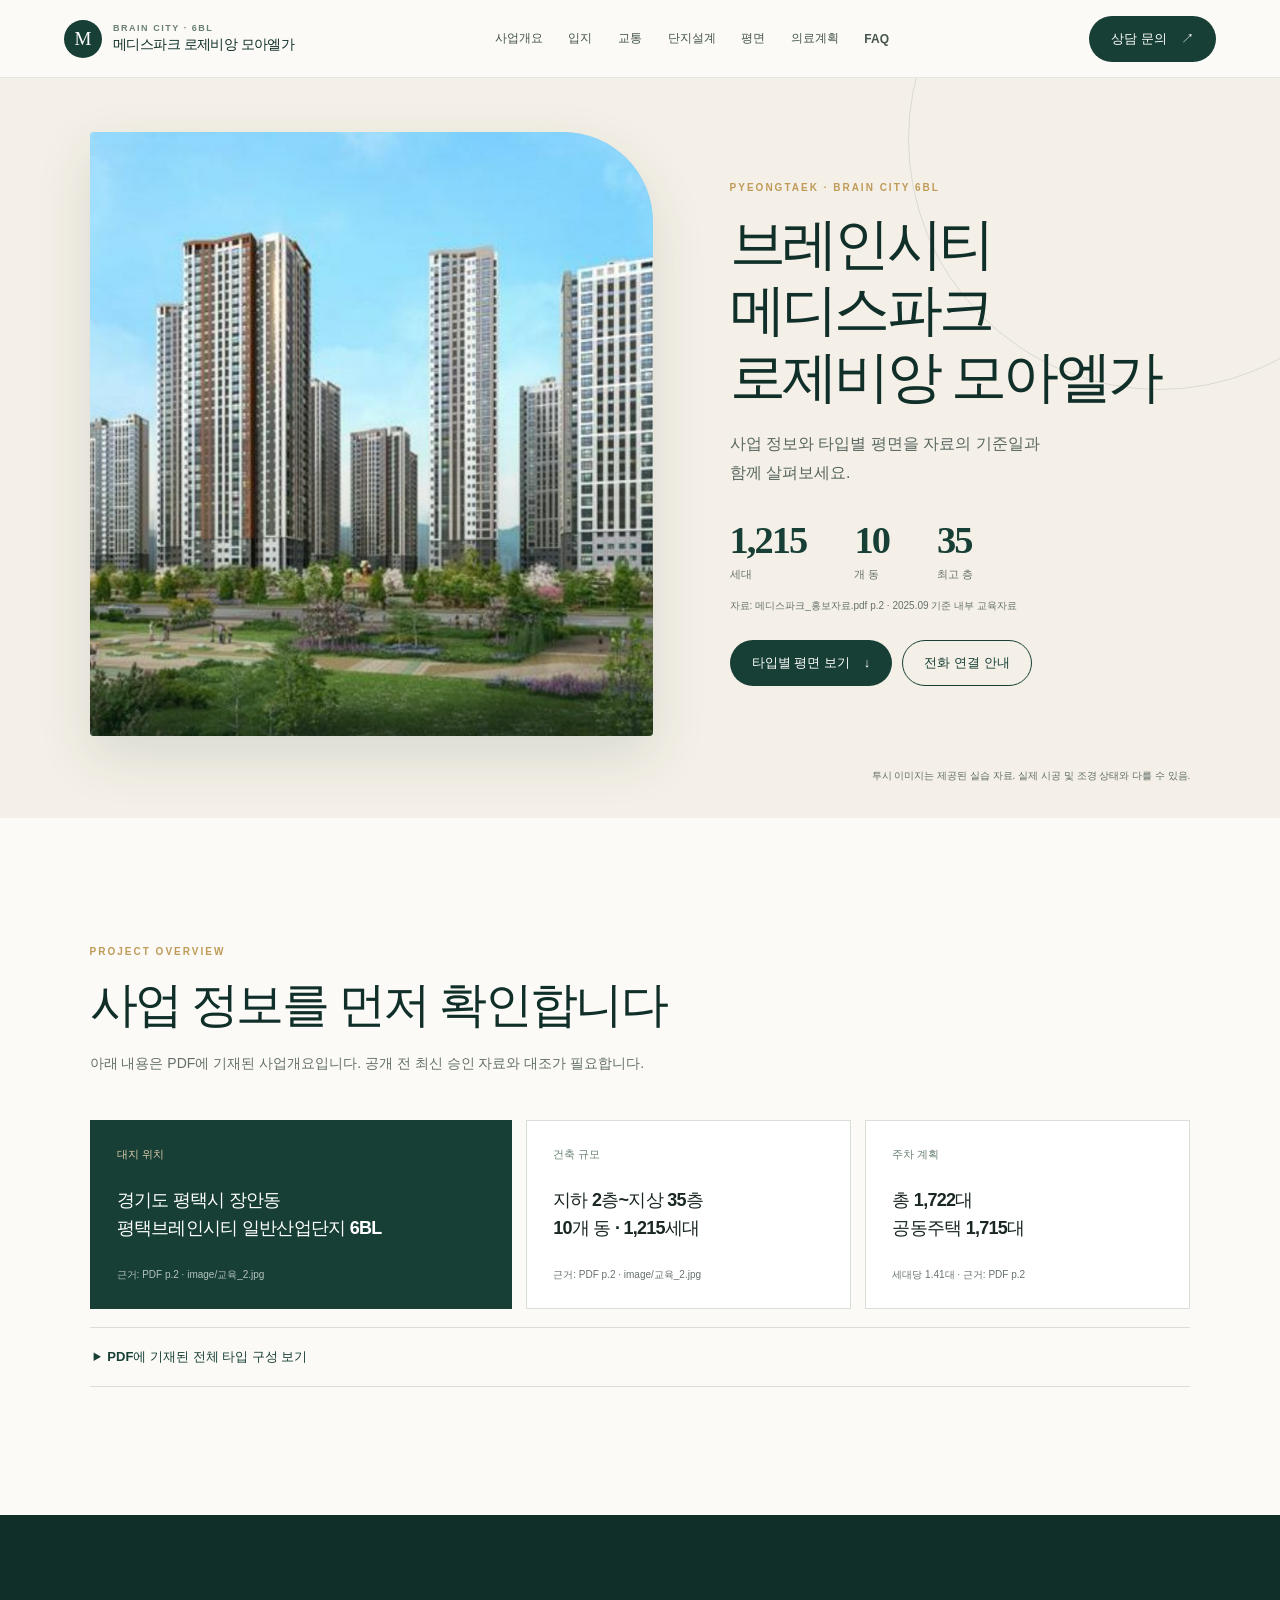
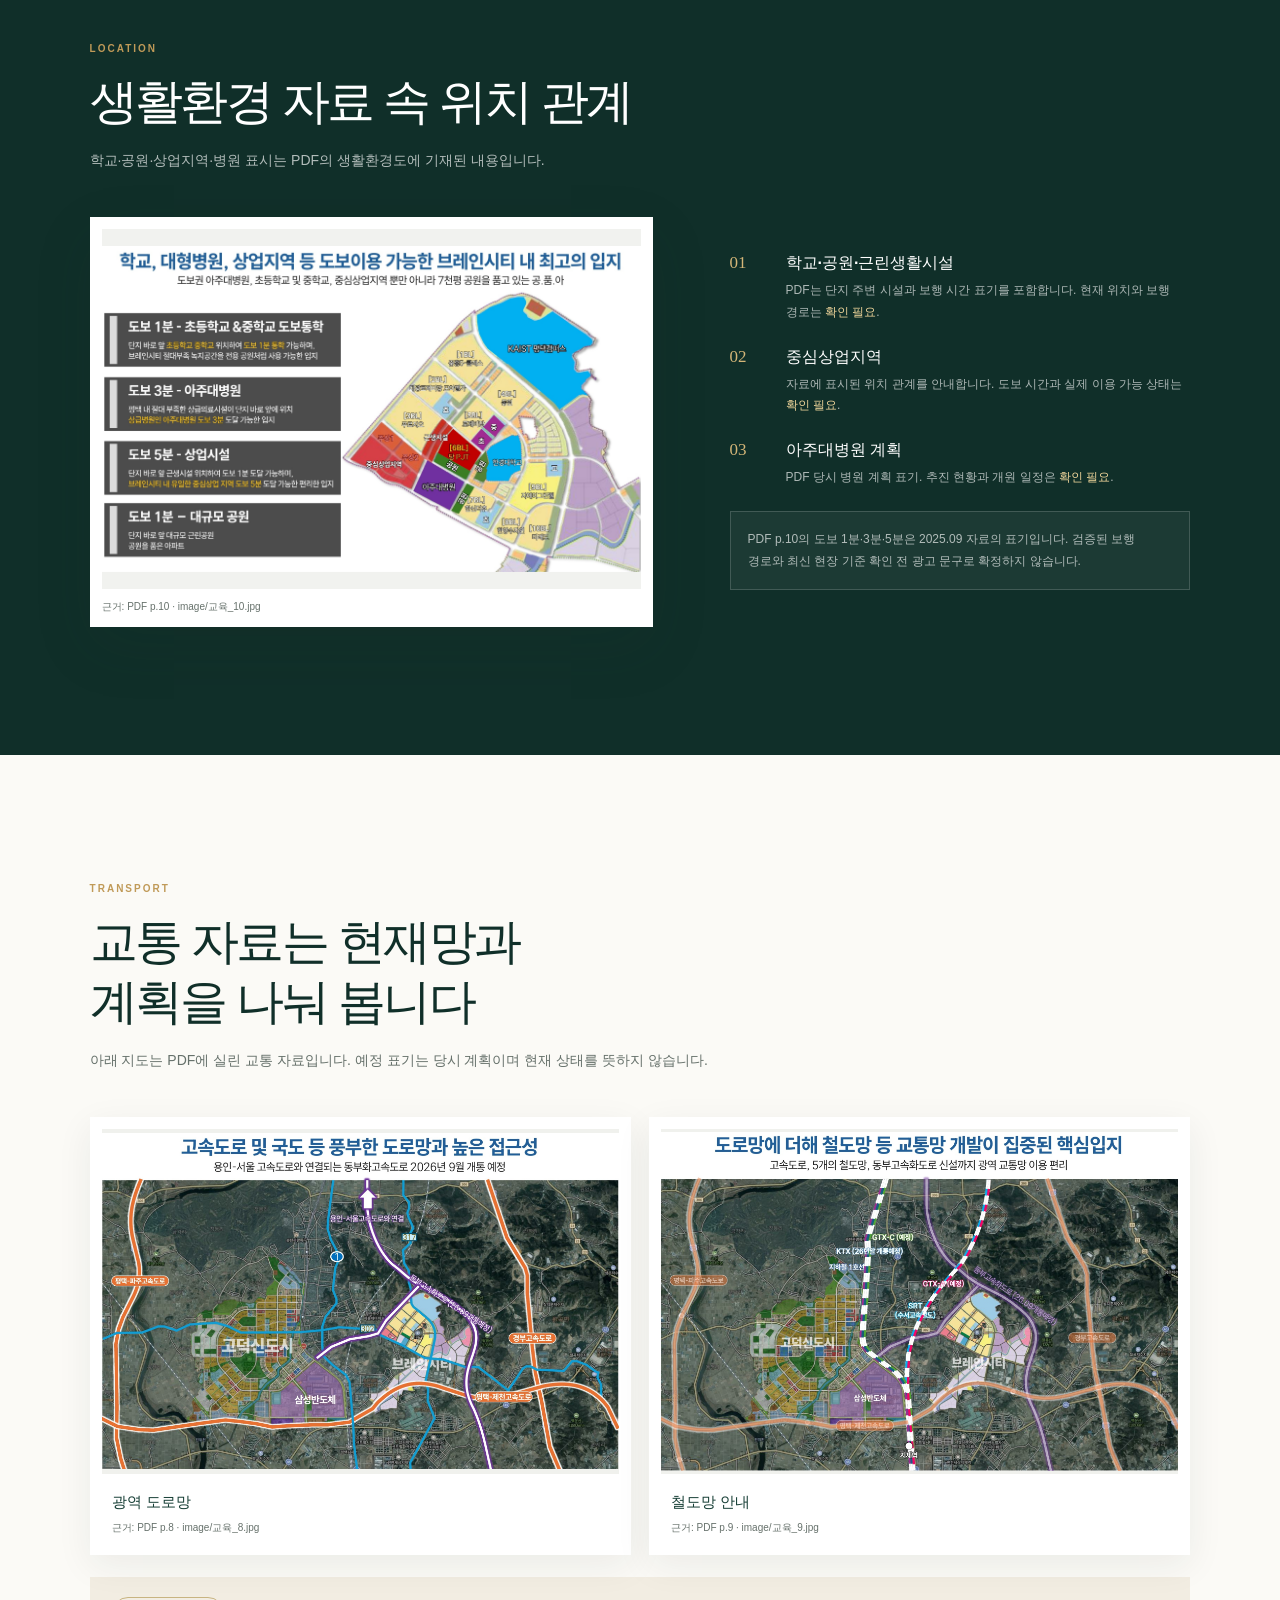
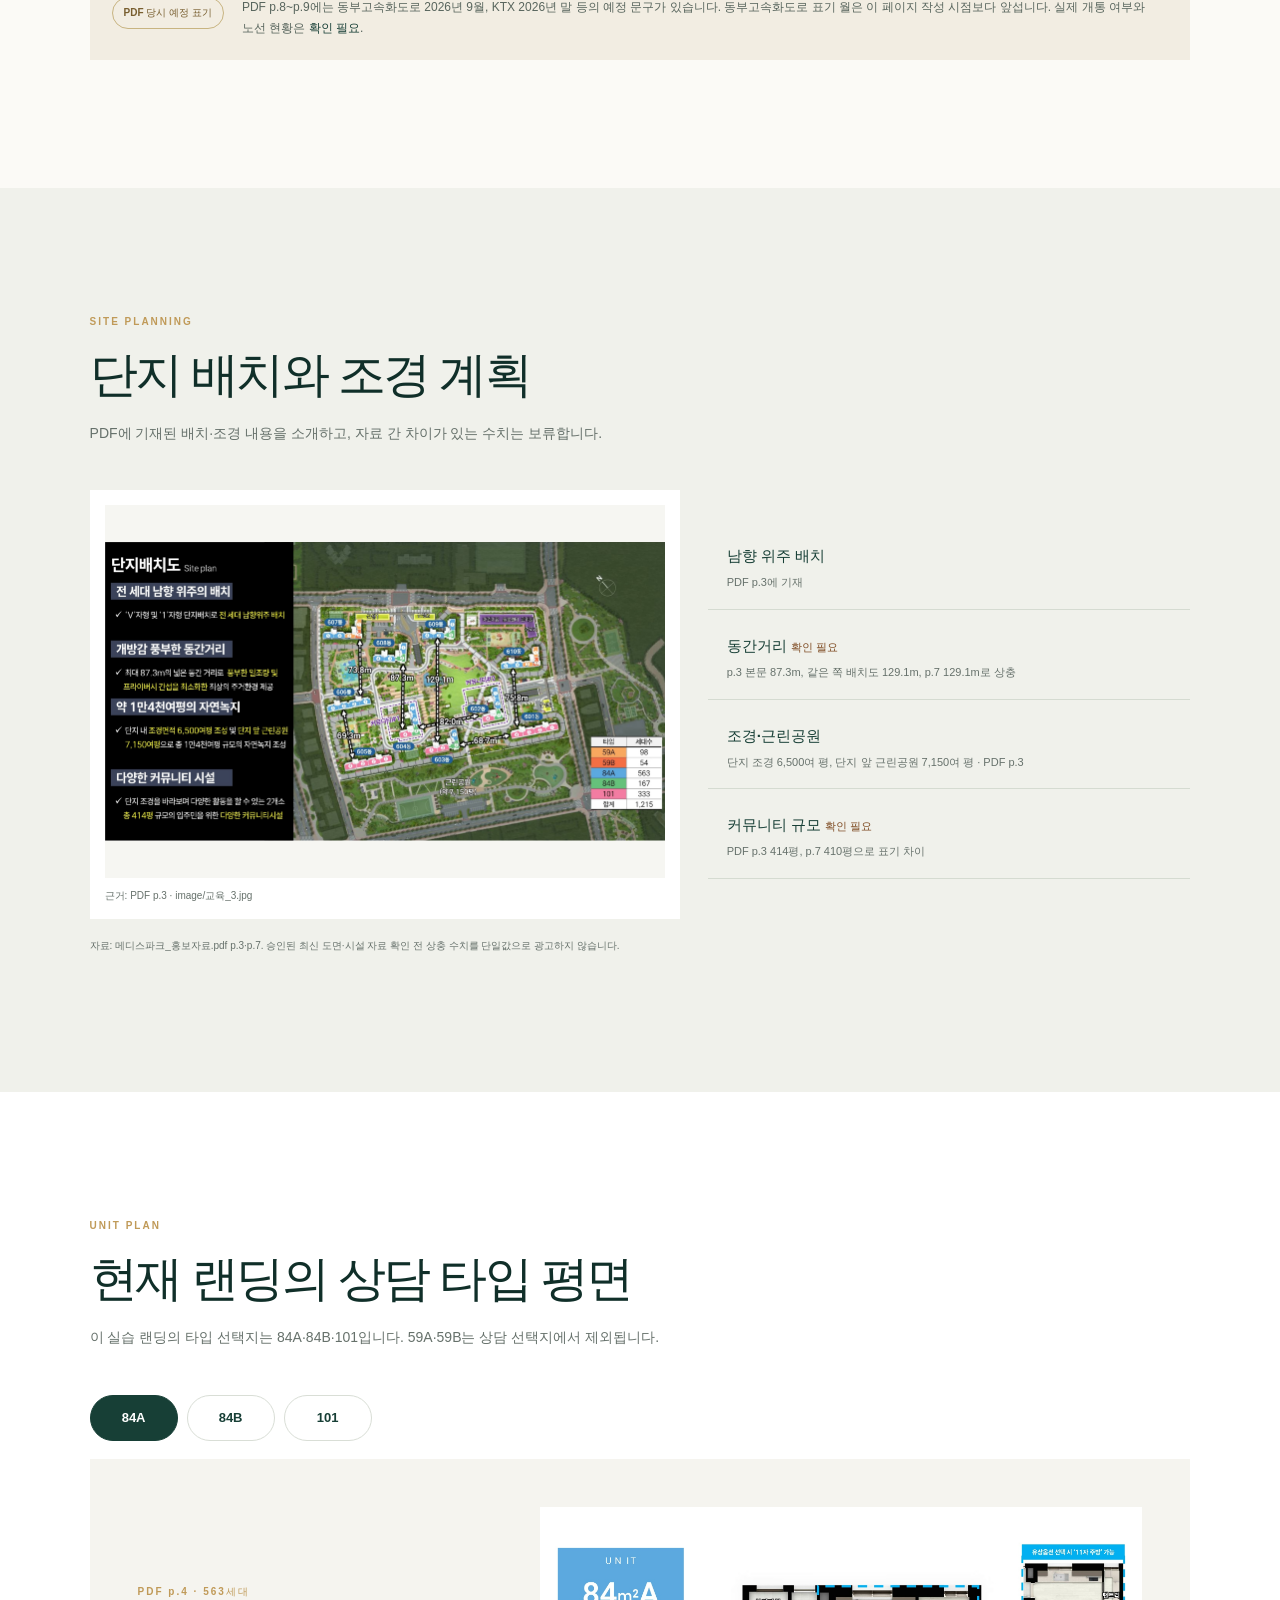
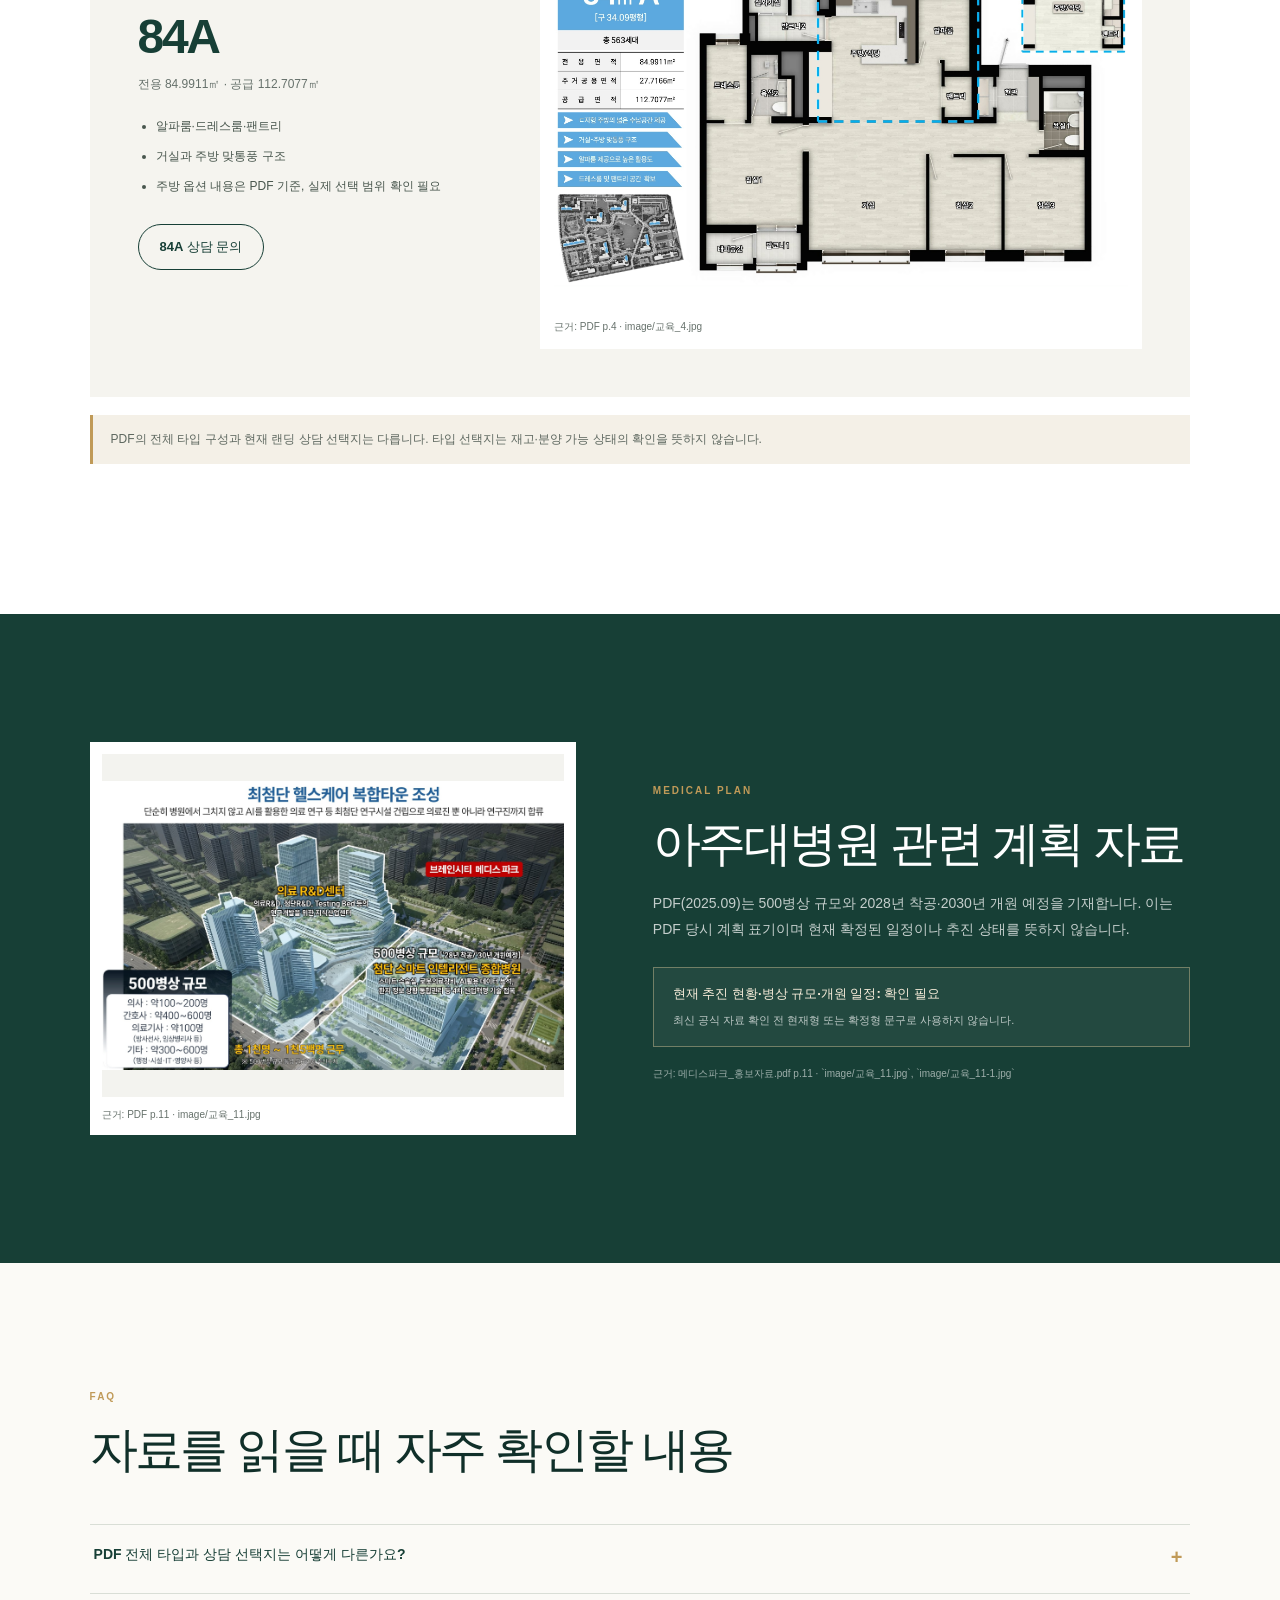
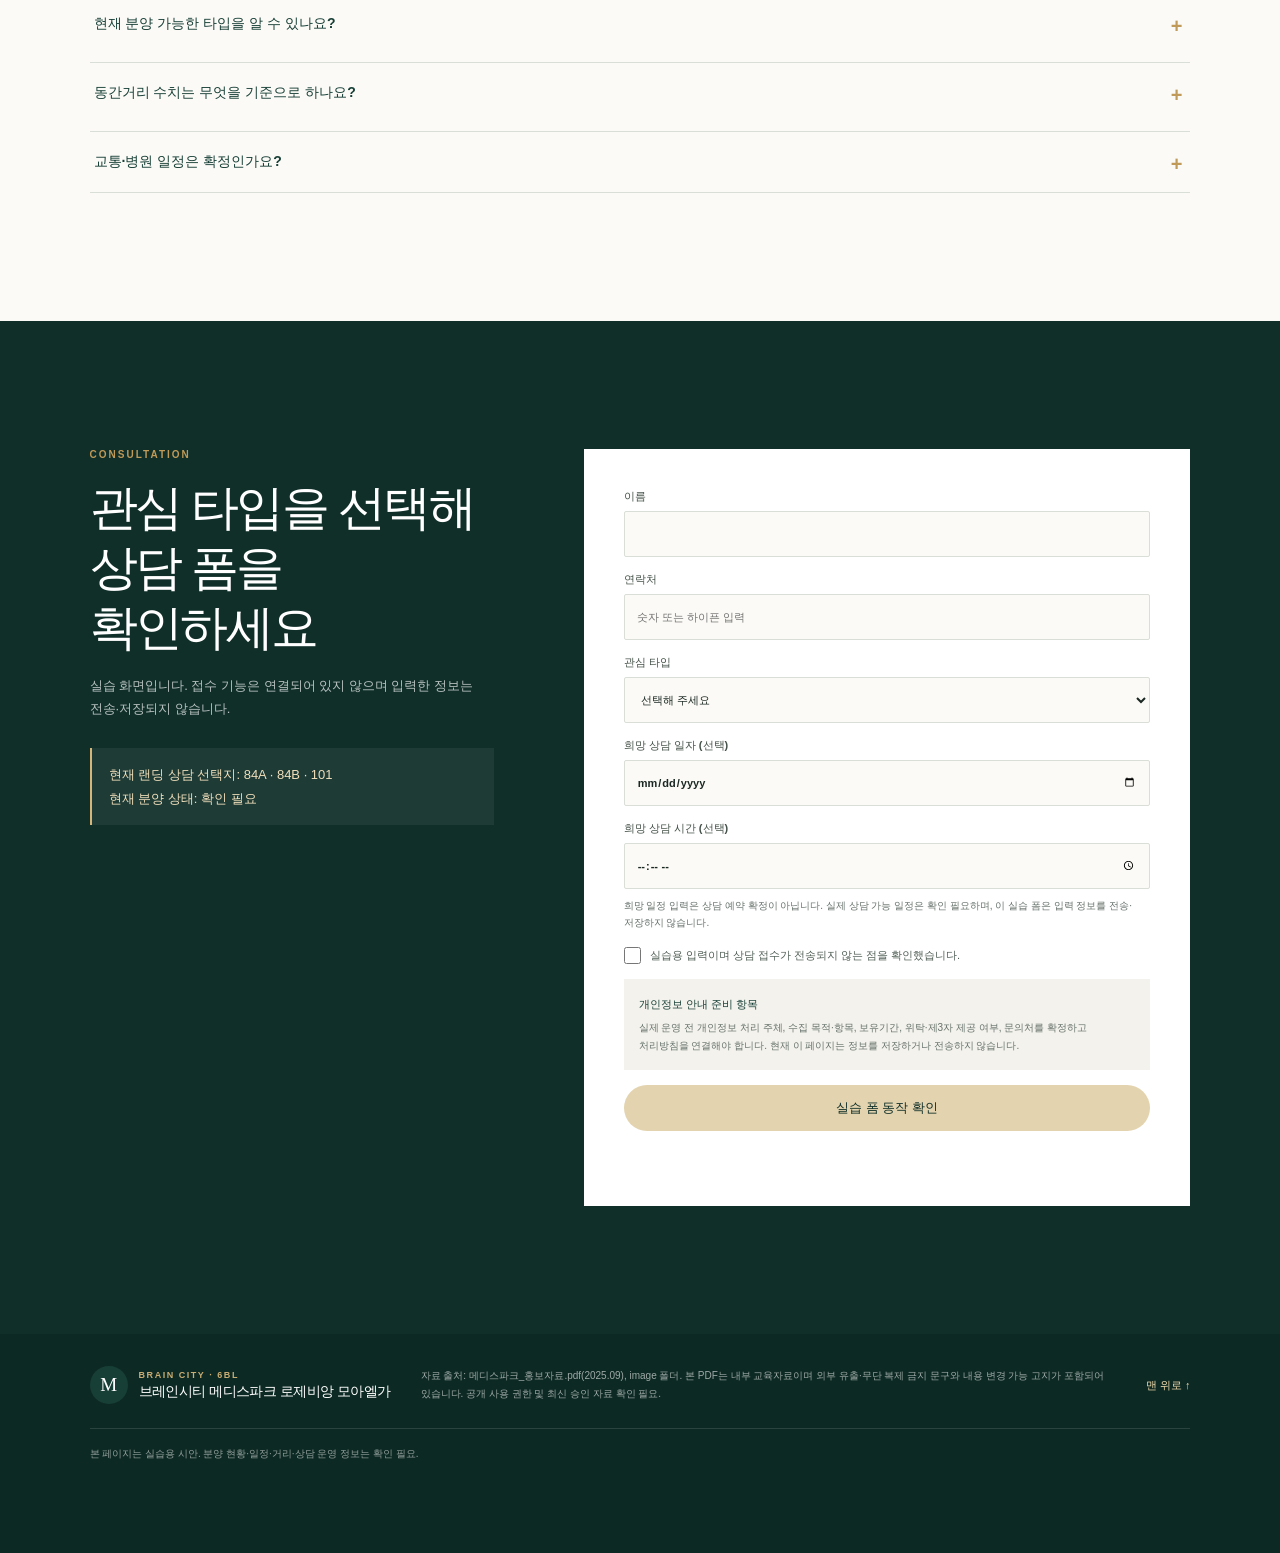
<file: practice-site-20261005/index.html>
<!doctype html>
<html lang="ko">
<head>
  <meta charset="utf-8">
  <meta name="viewport" content="width=device-width, initial-scale=1">
  <meta name="theme-color" content="#173f36">
  <meta name="description" content="브레인시티 메디스파크 로제비앙 모아엘가의 사업개요, 입지자료, 타입별 평면을 확인하는 실습용 랜딩페이지">
  <meta name="robots" content="index,follow">
  <!-- Existing Naver verification value from the current account-level landing; registration status requires Search Advisor confirmation. -->
  <meta name="naver-site-verification" content="be82e8ffae81f336536357b17576e45734e21291">
  <link rel="canonical" href="https://jennylee3769-cmyk.github.io/medispark-landing-page/practice-site-20261005/">
  <meta property="og:title" content="브레인시티 메디스파크 로제비앙 모아엘가">
  <meta property="og:description" content="PDF 기준과 현재 확인이 필요한 정보를 구분해 사업개요와 타입별 평면을 소개합니다.">
  <meta property="og:type" content="website">
  <meta property="og:url" content="https://jennylee3769-cmyk.github.io/medispark-landing-page/practice-site-20261005/">
  <meta property="og:image" content="https://jennylee3769-cmyk.github.io/medispark-landing-page/practice-site-20261005/image/hero_render.jpg">
  <meta property="og:image:type" content="image/jpeg">
  <meta property="og:image:alt" content="브레인시티 메디스파크 로제비앙 모아엘가 단지 투시 이미지">
  <meta name="twitter:card" content="summary_large_image">
  <meta name="twitter:title" content="브레인시티 메디스파크 로제비앙 모아엘가">
  <meta name="twitter:description" content="PDF 기준과 현재 확인이 필요한 정보를 구분해 사업개요와 타입별 평면을 소개합니다.">
  <meta name="twitter:image" content="https://jennylee3769-cmyk.github.io/medispark-landing-page/practice-site-20261005/image/hero_render.jpg">
  <title>브레인시티 메디스파크 로제비앙 모아엘가</title>
  <link rel="stylesheet" href="style.css">
  <link rel="icon" href="favicon.svg" type="image/svg+xml">
  <script src="script.js" defer></script>
</head>
<body>
  <a class="skip-link" href="#main">본문 바로가기</a>
  <header class="site-header" id="top">
    <a class="brand" href="#top" aria-label="브레인시티 메디스파크 로제비앙 모아엘가 처음으로">
      <span class="brand-mark" aria-hidden="true">M</span>
      <span><small>BRAIN CITY · 6BL</small><strong>메디스파크 로제비앙 모아엘가</strong></span>
    </a>
    <nav class="main-nav" id="main-navigation" aria-label="주요 메뉴">
      <a href="#overview">사업개요</a>
      <a href="#location">입지</a>
      <a href="#transport">교통</a>
      <a href="#planning">단지설계</a>
      <a href="#units">평면</a>
      <a href="#medical">의료계획</a>
      <a href="#faq">FAQ</a>
    </nav>
    <button class="menu-toggle" type="button" aria-expanded="false" aria-controls="main-navigation">메뉴</button>
    <a class="header-cta" href="#consult">상담 문의 <span aria-hidden="true">↗</span></a>
  </header>

  <main id="main">
    <section class="hero section-wrap" aria-labelledby="hero-title">
      <div class="hero-image"><img src="image/hero_render.jpg" alt="브레인시티 메디스파크 로제비앙 모아엘가 단지 투시 이미지"></div>
      <div class="hero-copy">
        <p class="eyebrow">PYEONGTAEK · BRAIN CITY 6BL</p>
        <h1 id="hero-title">브레인시티 메디스파크<br>로제비앙 모아엘가</h1>
        <p class="hero-lead">사업 정보와 타입별 평면을 자료의 기준일과 함께 살펴보세요.</p>
        <div class="hero-facts" aria-label="사업 개요 요약">
          <div><strong>1,215</strong><span>세대</span></div>
          <div><strong>10</strong><span>개 동</span></div>
          <div><strong>35</strong><span>최고 층</span></div>
        </div>
        <p class="source-note">자료: 메디스파크_홍보자료.pdf p.2 · 2025.09 기준 내부 교육자료</p>
        <div class="hero-actions">
          <a class="button button-dark" href="#units">타입별 평면 보기 <span aria-hidden="true">↓</span></a>
          <button class="button button-outline" type="button" data-open-call-modal>전화 연결 안내</button>
        </div>
      </div>
      <p class="hero-caption">투시 이미지는 제공된 실습 자료. 실제 시공 및 조경 상태와 다를 수 있음.</p>
    </section>

    <section class="overview section-wrap" id="overview" aria-labelledby="overview-title">
      <div class="section-heading">
        <p class="eyebrow">PROJECT OVERVIEW</p>
        <h2 id="overview-title">사업 정보를 먼저 확인합니다</h2>
        <p>아래 내용은 PDF에 기재된 사업개요입니다. 공개 전 최신 승인 자료와 대조가 필요합니다.</p>
      </div>
      <div class="overview-grid">
        <article class="overview-card overview-location"><span>대지 위치</span><strong>경기도 평택시 장안동<br>평택브레인시티 일반산업단지 6BL</strong><small>근거: PDF p.2 · image/교육_2.jpg</small></article>
        <article class="overview-card"><span>건축 규모</span><strong>지하 2층~지상 35층<br>10개 동 · 1,215세대</strong><small>근거: PDF p.2 · image/교육_2.jpg</small></article>
        <article class="overview-card"><span>주차 계획</span><strong>총 1,722대<br>공동주택 1,715대</strong><small>세대당 1.41대 · 근거: PDF p.2</small></article>
      </div>
      <details class="all-types">
        <summary>PDF에 기재된 전체 타입 구성 보기</summary>
        <div class="table-scroll">
          <table>
            <caption>PDF p.2·p.3의 전체 타입별 세대수</caption>
            <thead><tr><th scope="col">타입</th><th scope="col">세대수</th><th scope="col">현재 랜딩 상담 선택지</th></tr></thead>
            <tbody>
              <tr><th scope="row">59A</th><td>98</td><td>제외</td></tr>
              <tr><th scope="row">59B</th><td>54</td><td>제외</td></tr>
              <tr><th scope="row">84A</th><td>563</td><td>포함</td></tr>
              <tr><th scope="row">84B</th><td>167</td><td>포함</td></tr>
              <tr><th scope="row">101</th><td>333</td><td>포함</td></tr>
              <tr class="table-total"><th scope="row">전체</th><td>1,215</td><td>PDF 전체 구성</td></tr>
            </tbody>
          </table>
        </div>
        <p class="notice-inline">상담 선택지 포함 여부는 실습 랜딩의 입력 항목을 뜻합니다. 현재 분양 가능 또는 잔여 세대를 의미하지 않습니다. 분양 상태: <strong>확인 필요</strong>.</p>
      </details>
    </section>

    <section class="location section-wrap" id="location" aria-labelledby="location-title">
      <div class="section-heading section-heading-light">
        <p class="eyebrow">LOCATION</p>
        <h2 id="location-title">생활환경 자료 속 위치 관계</h2>
        <p>학교·공원·상업지역·병원 표시는 PDF의 생활환경도에 기재된 내용입니다.</p>
      </div>
      <div class="location-layout">
        <figure class="map-frame"><img src="image/교육_10.jpg" alt="브레인시티 생활 및 교육환경 안내도"><figcaption>근거: PDF p.10 · image/교육_10.jpg</figcaption></figure>
        <div class="location-copy">
          <article><span class="index">01</span><div><h3>학교·공원·근린생활시설</h3><p>PDF는 단지 주변 시설과 보행 시간 표기를 포함합니다. 현재 위치와 보행 경로는 <strong>확인 필요</strong>.</p></div></article>
          <article><span class="index">02</span><div><h3>중심상업지역</h3><p>자료에 표시된 위치 관계를 안내합니다. 도보 시간과 실제 이용 가능 상태는 <strong>확인 필요</strong>.</p></div></article>
          <article><span class="index">03</span><div><h3>아주대병원 계획</h3><p>PDF 당시 병원 계획 표기. 추진 현황과 개원 일정은 <strong>확인 필요</strong>.</p></div></article>
          <p class="notice-dark">PDF p.10의 도보 1분·3분·5분은 2025.09 자료의 표기입니다. 검증된 보행 경로와 최신 현장 기준 확인 전 광고 문구로 확정하지 않습니다.</p>
        </div>
      </div>
    </section>

    <section class="transport section-wrap" id="transport" aria-labelledby="transport-title">
      <div class="section-heading">
        <p class="eyebrow">TRANSPORT</p>
        <h2 id="transport-title">교통 자료는 현재망과 계획을 나눠 봅니다</h2>
        <p>아래 지도는 PDF에 실린 교통 자료입니다. 예정 표기는 당시 계획이며 현재 상태를 뜻하지 않습니다.</p>
      </div>
      <div class="transport-grid">
        <figure class="image-card"><img src="image/교육_8.jpg" alt="PDF에 수록된 광역 도로망 계획도"><figcaption><strong>광역 도로망</strong><span>근거: PDF p.8 · image/교육_8.jpg</span></figcaption></figure>
        <figure class="image-card"><img src="image/교육_9.jpg" alt="PDF에 수록된 철도망 안내도"><figcaption><strong>철도망 안내</strong><span>근거: PDF p.9 · image/교육_9.jpg</span></figcaption></figure>
      </div>
      <div class="timeline-note">
        <span class="status-pill">PDF 당시 예정 표기</span>
        <p>PDF p.8~p.9에는 동부고속화도로 2026년 9월, KTX 2026년 말 등의 예정 문구가 있습니다. 동부고속화도로 표기 월은 이 페이지 작성 시점보다 앞섭니다. 실제 개통 여부와 노선 현황은 <strong>확인 필요</strong>.</p>
      </div>
    </section>

    <section class="planning section-wrap" id="planning" aria-labelledby="planning-title">
      <div class="section-heading">
        <p class="eyebrow">SITE PLANNING</p>
        <h2 id="planning-title">단지 배치와 조경 계획</h2>
        <p>PDF에 기재된 배치·조경 내용을 소개하고, 자료 간 차이가 있는 수치는 보류합니다.</p>
      </div>
      <div class="planning-layout">
        <figure class="plan-image"><img src="image/교육_3.jpg" alt="브레인시티 메디스파크 단지 배치도"><figcaption>근거: PDF p.3 · image/교육_3.jpg</figcaption></figure>
        <div class="planning-details">
          <article><strong>남향 위주 배치</strong><span>PDF p.3에 기재</span></article>
          <article><strong>동간거리 <em>확인 필요</em></strong><span>p.3 본문 87.3m, 같은 쪽 배치도 129.1m, p.7 129.1m로 상충</span></article>
          <article><strong>조경·근린공원</strong><span>단지 조경 6,500여 평, 단지 앞 근린공원 7,150여 평 · PDF p.3</span></article>
          <article><strong>커뮤니티 규모 <em>확인 필요</em></strong><span>PDF p.3 414평, p.7 410평으로 표기 차이</span></article>
        </div>
      </div>
      <p class="source-note">자료: 메디스파크_홍보자료.pdf p.3·p.7. 승인된 최신 도면·시설 자료 확인 전 상충 수치를 단일값으로 광고하지 않습니다.</p>
    </section>

    <section class="units section-wrap" id="units" aria-labelledby="units-title">
      <div class="section-heading">
        <p class="eyebrow">UNIT PLAN</p>
        <h2 id="units-title">현재 랜딩의 상담 타입 평면</h2>
        <p>이 실습 랜딩의 타입 선택지는 84A·84B·101입니다. 59A·59B는 상담 선택지에서 제외됩니다.</p>
      </div>
      <div class="unit-tabs" role="tablist" aria-label="상담 선택 타입 평면">
        <button class="unit-tab" id="tab-84a" type="button" role="tab" aria-selected="true" aria-controls="panel-84a" data-unit="84a">84A</button>
        <button class="unit-tab" id="tab-84b" type="button" role="tab" aria-selected="false" aria-controls="panel-84b" data-unit="84b" tabindex="-1">84B</button>
        <button class="unit-tab" id="tab-101" type="button" role="tab" aria-selected="false" aria-controls="panel-101" data-unit="101" tabindex="-1">101</button>
      </div>
      <div class="unit-panels">
        <article class="unit-panel" id="panel-84a" role="tabpanel" aria-labelledby="tab-84a" data-panel="84a">
          <div class="unit-copy"><p class="eyebrow">PDF p.4 · 563세대</p><h3>84A</h3><p>전용 84.9911㎡ · 공급 112.7077㎡</p><ul><li>알파룸·드레스룸·팬트리</li><li>거실과 주방 맞통풍 구조</li><li>주방 옵션 내용은 PDF 기준, 실제 선택 범위 확인 필요</li></ul><a class="button button-outline" href="#consult" data-interest="84A">84A 상담 문의</a></div>
          <figure><img src="image/교육_4.jpg" alt="84A 타입 평면도"><figcaption>근거: PDF p.4 · image/교육_4.jpg</figcaption></figure>
        </article>
        <article class="unit-panel" id="panel-84b" role="tabpanel" aria-labelledby="tab-84b" data-panel="84b" hidden>
          <div class="unit-copy"><p class="eyebrow">PDF p.5 · 167세대</p><h3>84B</h3><p>전용 84.9817㎡ · 공급 112.9248㎡</p><ul><li>ㄱ자형 주방</li><li>거실 및 침실 1·2·3 남향 위주 배치</li><li>드레스룸·팬트리 구성</li></ul><a class="button button-outline" href="#consult" data-interest="84B">84B 상담 문의</a></div>
          <figure><img src="image/교육_5.jpg" alt="84B 타입 평면도"><figcaption>근거: PDF p.5 · image/교육_5.jpg</figcaption></figure>
        </article>
        <article class="unit-panel" id="panel-101" role="tabpanel" aria-labelledby="tab-101" data-panel="101" hidden>
          <div class="unit-copy"><p class="eyebrow">PDF p.6 · 333세대</p><h3>101</h3><p>전용 101.9898㎡ · 공급 134.4866㎡</p><ul><li>알파룸·드레스룸·팬트리</li><li>거실과 주방 맞통풍 구조</li><li>T자 주방은 유상 옵션 선택 시 가능으로 기재</li></ul><a class="button button-outline" href="#consult" data-interest="101">101 상담 문의</a></div>
          <figure><img src="image/교육_6.jpg" alt="101 타입 평면도"><figcaption>근거: PDF p.6 · image/교육_6.jpg</figcaption></figure>
        </article>
      </div>
      <p class="notice-inline">PDF의 전체 타입 구성과 현재 랜딩 상담 선택지는 다릅니다. 타입 선택지는 재고·분양 가능 상태의 확인을 뜻하지 않습니다.</p>
    </section>

    <section class="medical section-wrap" id="medical" aria-labelledby="medical-title">
      <div class="medical-layout">
        <figure><img src="image/교육_11.jpg" alt="PDF에 수록된 아주대병원 및 의료 R&D 계획 이미지"><figcaption>근거: PDF p.11 · image/교육_11.jpg</figcaption></figure>
        <div>
          <p class="eyebrow">MEDICAL PLAN</p>
          <h2 id="medical-title">아주대병원 관련 계획 자료</h2>
          <p>PDF(2025.09)는 500병상 규모와 2028년 착공·2030년 개원 예정을 기재합니다. 이는 PDF 당시 계획 표기이며 현재 확정된 일정이나 추진 상태를 뜻하지 않습니다.</p>
          <div class="notice-amber"><strong>현재 추진 현황·병상 규모·개원 일정: 확인 필요</strong><span>최신 공식 자료 확인 전 현재형 또는 확정형 문구로 사용하지 않습니다.</span></div>
          <p class="source-note">근거: 메디스파크_홍보자료.pdf p.11 · `image/교육_11.jpg`, `image/교육_11-1.jpg`</p>
        </div>
      </div>
    </section>

    <section class="faq section-wrap" id="faq" aria-labelledby="faq-title">
      <div class="section-heading"><p class="eyebrow">FAQ</p><h2 id="faq-title">자료를 읽을 때 자주 확인할 내용</h2></div>
      <div class="faq-list">
        <details><summary>PDF 전체 타입과 상담 선택지는 어떻게 다른가요?</summary><p>PDF p.2·p.3의 전체 구성은 59A·59B·84A·84B·101입니다. 이 실습 랜딩의 상담 선택지는 84A·84B·101이며, 59A·59B는 선택지에서 제외했습니다. 전체 구성 근거: PDF p.2·p.3.</p></details>
        <details><summary>현재 분양 가능한 타입을 알 수 있나요?</summary><p>이 페이지와 2025.09 PDF만으로는 현재 분양 상태나 잔여 세대를 확인할 수 없습니다. 최신 현장 안내 확인 필요.</p></details>
        <details><summary>동간거리 수치는 무엇을 기준으로 하나요?</summary><p>PDF p.3 본문에 87.3m, 같은 쪽 배치도에 129.1m, p.7에 129.1m가 표시되어 있습니다. 산정 기준이 확인될 때까지 하나의 수치로 단정하지 않습니다.</p></details>
        <details><summary>교통·병원 일정은 확정인가요?</summary><p>아닙니다. PDF(2025.09)에 기재된 당시 예정 정보입니다. 현재 추진·개통 현황은 확인 필요.</p></details>
      </div>
    </section>

    <section class="consult section-wrap" id="consult" aria-labelledby="consult-title">
      <div class="consult-intro">
        <p class="eyebrow">CONSULTATION</p>
        <h2 id="consult-title">관심 타입을 선택해<br>상담 폼을 확인하세요</h2>
        <p>실습 화면입니다. 접수 기능은 연결되어 있지 않으며 입력한 정보는 전송·저장되지 않습니다.</p>
        <p class="availability-note">현재 랜딩 상담 선택지: 84A · 84B · 101<br>현재 분양 상태: 확인 필요</p>
      </div>
      <form class="consult-form" id="consult-form">
        <label>이름 <input name="name" type="text" autocomplete="name" required></label>
        <label>연락처 <input name="phone" type="tel" inputmode="tel" autocomplete="tel" placeholder="숫자 또는 하이픈 입력" required></label>
        <label>관심 타입
          <select name="interest" required>
            <option value="">선택해 주세요</option>
            <option value="84A">84A</option>
            <option value="84B">84B</option>
            <option value="101">101</option>
          </select>
        </label>
        <label>희망 상담 일자 (선택)
          <input name="preferred-date" type="date" aria-describedby="appointment-note">
        </label>
        <label>희망 상담 시간 (선택)
          <input name="preferred-time" type="time" aria-describedby="appointment-note">
        </label>
        <p class="appointment-note" id="appointment-note">희망 일정 입력은 상담 예약 확정이 아닙니다. 실제 상담 가능 일정은 확인 필요하며, 이 실습 폼은 입력 정보를 전송·저장하지 않습니다.</p>
        <label class="check-label"><input type="checkbox" name="demo-confirm" required><span>실습용 입력이며 상담 접수가 전송되지 않는 점을 확인했습니다.</span></label>
        <div class="privacy-draft"><strong>개인정보 안내 준비 항목</strong><p>실제 운영 전 개인정보 처리 주체, 수집 목적·항목, 보유기간, 위탁·제3자 제공 여부, 문의처를 확정하고 처리방침을 연결해야 합니다. 현재 이 페이지는 정보를 저장하거나 전송하지 않습니다.</p></div>
        <button class="button button-light" type="submit">실습 폼 동작 확인</button>
        <p class="form-status" id="form-status" role="status" aria-live="polite"></p>
      </form>
    </section>
  </main>

  <div class="phone-dialog" id="phone-dialog" role="dialog" aria-modal="true" aria-labelledby="phone-dialog-title" aria-hidden="true">
    <button class="dialog-backdrop" type="button" data-close-call-modal aria-label="전화 안내 닫기"></button>
    <section class="dialog-panel">
      <button class="dialog-close" type="button" data-close-call-modal aria-label="닫기">×</button>
      <p class="eyebrow">PHONE CONSULTATION</p>
      <h2 id="phone-dialog-title">상담 전화번호 확인 필요</h2>
      <p>기존 자료의 전화번호가 현재 운영 중인지 확인되지 않았습니다. 확인된 번호를 반영하기 전까지 전화 연결은 제공하지 않습니다.</p>
      <button class="button button-disabled" type="button" disabled>운영 번호 확인 후 연결 가능</button>
      <a class="dialog-form-link" href="#consult" data-close-call-modal>상담 폼 보기</a>
    </section>
  </div>

  <footer class="site-footer">
    <div class="footer-inner">
      <a class="brand footer-brand" href="#top"><span class="brand-mark" aria-hidden="true">M</span><span><small>BRAIN CITY · 6BL</small><strong>브레인시티 메디스파크 로제비앙 모아엘가</strong></span></a>
      <p>자료 출처: 메디스파크_홍보자료.pdf(2025.09), image 폴더. 본 PDF는 내부 교육자료이며 외부 유출·무단 복제 금지 문구와 내용 변경 가능 고지가 포함되어 있습니다. 공개 사용 권한 및 최신 승인 자료 확인 필요.</p>
      <a href="#top" class="back-top">맨 위로 ↑</a>
    </div>
    <p class="footer-disclaimer">본 페이지는 실습용 시안. 분양 현황·일정·거리·상담 운영 정보는 확인 필요.</p>
  </footer>

  <div class="mobile-cta" aria-label="모바일 상담 메뉴">
    <a href="#units" class="mobile-cta-secondary">타입 보기</a>
    <a href="#consult" class="mobile-cta-primary">상담 문의 <span aria-hidden="true">↗</span></a>
  </div>
</body>
</html>
</file>
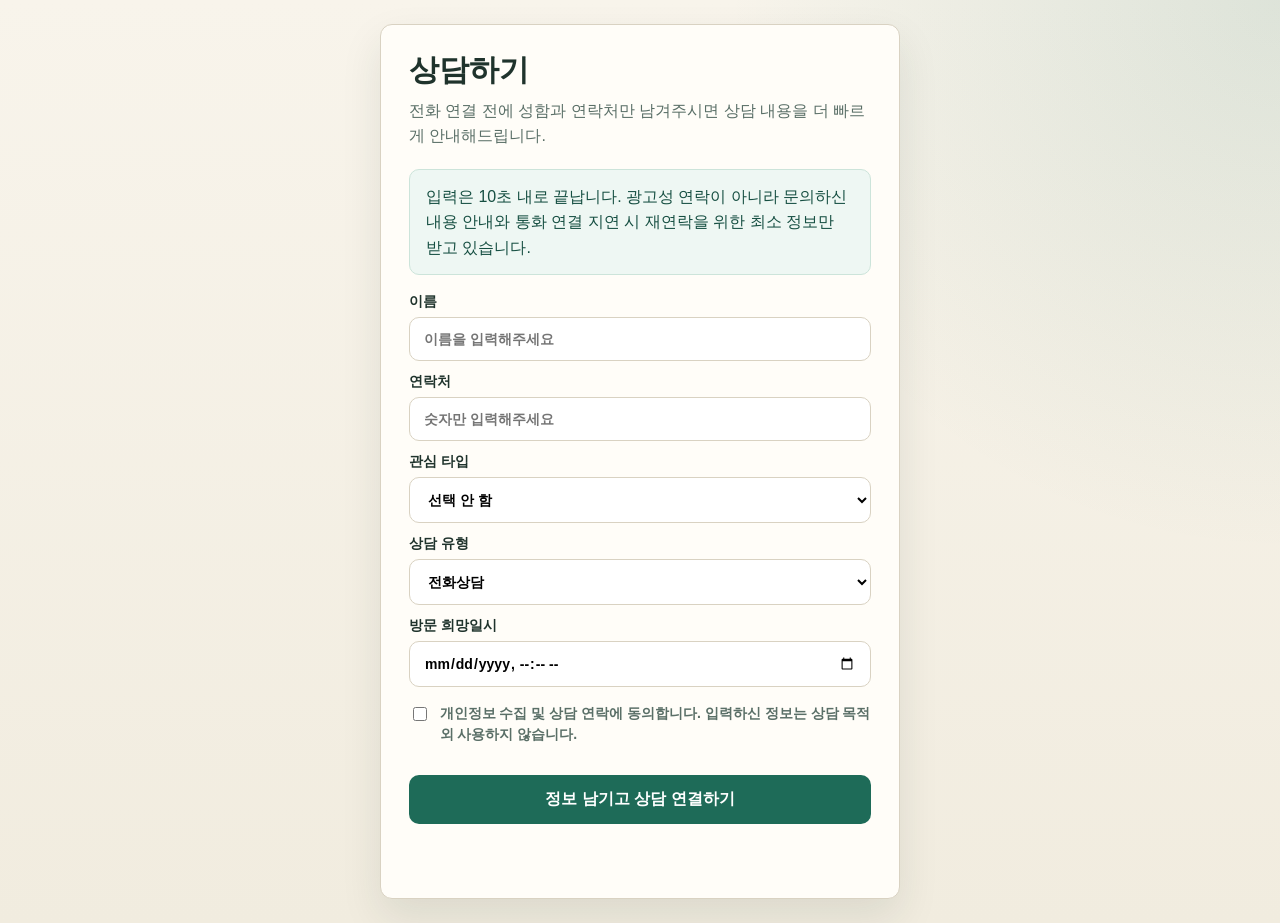
<file: lead_form_sample.html>
<!doctype html>
<html lang="ko">
  <head>
    <meta charset="utf-8">
    <meta name="viewport" content="width=device-width, initial-scale=1">
    <title>메디스파크 상담 연동 샘플</title>
    <style>
      :root {
        --bg: #f5f2e9;
        --panel: #fffdf8;
        --text: #1f332c;
        --muted: #5a6f67;
        --line: #d9d2c2;
        --brand: #1e6b58;
        --brand-strong: #164f42;
      }

      * { box-sizing: border-box; }
      body {
        margin: 0;
        font-family: "Noto Sans KR", sans-serif;
        background:
          radial-gradient(circle at top right, rgba(30,107,88,0.12), transparent 35%),
          linear-gradient(180deg, #f8f4eb 0%, #f1ecdf 100%);
        color: var(--text);
      }

      .wrap {
        min-height: 100vh;
        display: grid;
        place-items: center;
        padding: 24px;
      }

      .panel {
        width: min(100%, 520px);
        background: var(--panel);
        border: 1px solid var(--line);
        border-radius: 12px;
        padding: 28px;
        box-shadow: 0 18px 40px rgba(31, 51, 44, 0.10);
      }

      h1 {
        margin: 0 0 10px;
        font-size: 30px;
        line-height: 1.15;
      }

      .sub {
        margin: 0 0 20px;
        color: var(--muted);
        line-height: 1.6;
      }

      .notice {
        background: #eef7f3;
        border: 1px solid #cce4da;
        color: var(--brand-strong);
        border-radius: 10px;
        padding: 14px 16px;
        margin-bottom: 18px;
        line-height: 1.6;
      }

      .grid {
        display: grid;
        gap: 12px;
      }

      label {
        display: grid;
        gap: 6px;
        font-size: 14px;
        font-weight: 600;
      }

      input, select {
        width: 100%;
        padding: 13px 14px;
        border: 1px solid var(--line);
        border-radius: 10px;
        font: inherit;
        background: white;
      }

      .agree {
        display: flex;
        gap: 10px;
        align-items: flex-start;
        margin-top: 4px;
        color: var(--muted);
        font-size: 14px;
        line-height: 1.5;
      }

      .agree input {
        width: 18px;
        height: 18px;
        margin-top: 2px;
      }

      .actions {
        display: grid;
        gap: 10px;
        margin-top: 18px;
      }

      button, .tel-link {
        appearance: none;
        border: 0;
        border-radius: 10px;
        padding: 14px 16px;
        font: inherit;
        font-weight: 700;
        cursor: pointer;
        text-align: center;
        text-decoration: none;
      }

      button {
        background: var(--brand);
        color: white;
      }

      button:disabled {
        opacity: 0.6;
        cursor: wait;
      }

      .tel-link {
        display: none;
        background: #f2ebe0;
        color: var(--text);
      }

      .status {
        min-height: 22px;
        margin-top: 12px;
        font-size: 14px;
        color: var(--muted);
      }
    </style>
  </head>
  <body>
    <div class="wrap">
      <section class="panel">
        <h1>상담하기</h1>
        <p class="sub">전화 연결 전에 성함과 연락처만 남겨주시면 상담 내용을 더 빠르게 안내해드립니다.</p>

        <div class="notice">
          입력은 10초 내로 끝납니다. 광고성 연락이 아니라 문의하신 내용 안내와 통화 연결 지연 시 재연락을 위한 최소 정보만 받고 있습니다.
        </div>

        <form id="lead-form" class="grid">
          <label>
            이름
            <input id="name" name="name" type="text" placeholder="이름을 입력해주세요" required>
          </label>

          <label>
            연락처
            <input id="phone" name="phone" type="tel" inputmode="numeric" placeholder="숫자만 입력해주세요" required>
          </label>

          <label>
            관심 타입
            <select id="interest_type" name="interest_type">
              <option value="">선택 안 함</option>
              <option value="84A">84A</option>
              <option value="84B">84B</option>
              <option value="101">101</option>
            </select>
          </label>

          <label>
            상담 유형
            <select id="lead_type" name="lead_type">
              <option value="phone_call">전화상담</option>
              <option value="visit_reservation">방문예약</option>
              <option value="info_request">분양자료 요청</option>
              <option value="modelhouse_view">E모델하우스 문의</option>
            </select>
          </label>

          <label>
            방문 희망일시
            <input id="visit_datetime" name="visit_datetime" type="datetime-local">
          </label>

          <label class="agree">
            <input id="privacy_agreed" name="privacy_agreed" type="checkbox" required>
            <span>개인정보 수집 및 상담 연락에 동의합니다. 입력하신 정보는 상담 목적 외 사용하지 않습니다.</span>
          </label>

          <div class="actions">
            <button id="submit-btn" type="submit">정보 남기고 상담 연결하기</button>
            <a id="call-link" class="tel-link" href="tel:01066892348">010-6689-2348로 전화 연결하기</a>
          </div>

          <div id="status" class="status"></div>
        </form>
      </section>
    </div>

    <script>
      const APPS_SCRIPT_URL = 'PASTE_YOUR_APPS_SCRIPT_WEBAPP_URL_HERE';
      const DEFAULT_DEVELOPER_NAME = '이정임';
      const PAGE_NAME = '메디스파크 분양 홍보 랜딩';
      const PHONE_TARGET = '01066892348';

      const form = document.getElementById('lead-form');
      const statusEl = document.getElementById('status');
      const submitBtn = document.getElementById('submit-btn');
      const callLink = document.getElementById('call-link');

      form.addEventListener('submit', async (event) => {
        event.preventDefault();

        const payload = buildPayload();
        const error = validatePayload(payload);

        if (error) {
          statusEl.textContent = error;
          return;
        }

        submitBtn.disabled = true;
        statusEl.textContent = '정보를 접수하고 있습니다.';

        try {
          if (APPS_SCRIPT_URL.includes('PASTE_YOUR_APPS_SCRIPT_WEBAPP_URL_HERE')) {
            throw new Error('Apps Script URL을 먼저 입력해주세요.');
          }

          const response = await fetch(APPS_SCRIPT_URL, {
            method: 'POST',
            headers: { 'Content-Type': 'application/json' },
            body: JSON.stringify(payload)
          });

          const data = await response.json();
          if (!data.ok) {
            throw new Error(data.message || '저장 중 오류가 발생했습니다.');
          }

          statusEl.textContent = '접수가 완료되었습니다. 아래 버튼으로 바로 전화 연결하실 수 있습니다.';
          callLink.style.display = 'block';
          callLink.href = `tel:${PHONE_TARGET}`;
          callLink.focus();
        } catch (error) {
          statusEl.textContent = `저장에 실패했습니다. ${error.message} 그래도 아래 번호로 바로 전화 연결은 가능합니다.`;
          callLink.style.display = 'block';
          callLink.href = `tel:${PHONE_TARGET}`;
        } finally {
          submitBtn.disabled = false;
        }
      });

      function buildPayload() {
        const url = new URL(window.location.href);
        return {
          name: document.getElementById('name').value.trim(),
          phone: digitsOnly(document.getElementById('phone').value),
          lead_type: document.getElementById('lead_type').value,
          interest_type: document.getElementById('interest_type').value,
          visit_datetime: document.getElementById('visit_datetime').value,
          developer_name: DEFAULT_DEVELOPER_NAME,
          page_name: PAGE_NAME,
          page_url: window.location.href,
          device_type: window.innerWidth <= 768 ? 'mobile' : 'desktop',
          utm_source: url.searchParams.get('utm_source') || '',
          utm_medium: url.searchParams.get('utm_medium') || '',
          utm_campaign: url.searchParams.get('utm_campaign') || '',
          referrer: document.referrer || '',
          privacy_agreed: document.getElementById('privacy_agreed').checked
        };
      }

      function validatePayload(payload) {
        if (!payload.name) return '이름을 입력해주세요.';
        if (!payload.phone || payload.phone.length < 10) return '연락처를 정확히 입력해주세요.';
        if (!payload.privacy_agreed) return '개인정보 수집 동의가 필요합니다.';
        return '';
      }

      function digitsOnly(value) {
        return String(value || '').replace(/\D/g, '');
      }
    </script>
  </body>
</html>
</file>
<file: practice-site-20261005/style.css>
@charset "UTF-8";

:root {
  color-scheme: light;
  --forest: #173f36;
  --forest-deep: #102f29;
  --moss: #6a8172;
  --sand: #f4f0e7;
  --paper: #fbfaf6;
  --white: #fff;
  --ink: #1a2722;
  --muted: #66716b;
  --line: #d9ded6;
  --gold: #c09a58;
  --alert: #7e4b22;
  --shadow: 0 20px 55px rgba(24, 47, 38, .12);
  font-family: "Pretendard Variable", Pretendard, "Noto Sans KR", "Malgun Gothic", sans-serif;
  font-synthesis: none;
  text-rendering: optimizeLegibility;
}

* { box-sizing: border-box; }
html { scroll-behavior: smooth; scroll-padding-top: 92px; }
body { margin: 0; color: var(--ink); background: var(--paper); word-break: keep-all; overflow-wrap: anywhere; }
body, button, input, select { font: inherit; }
button, a, summary { -webkit-tap-highlight-color: transparent; }
a { color: inherit; text-decoration: none; }
img { display: block; max-width: 100%; }
figure { margin: 0; }
button { color: inherit; }

.skip-link { position: fixed; z-index: 100; top: 8px; left: 8px; padding: 12px 16px; color: #fff; background: var(--forest-deep); transform: translateY(-150%); }
.skip-link:focus { transform: translateY(0); }
.site-header { position: sticky; z-index: 50; top: 0; display: flex; align-items: center; justify-content: space-between; min-height: 78px; padding: 0 clamp(20px, 5vw, 76px); background: rgba(251, 250, 246, .96); border-bottom: 1px solid rgba(23, 63, 54, .1); backdrop-filter: blur(16px); }
.brand { display: inline-flex; flex: 0 0 auto; align-items: center; gap: 11px; }
.brand-mark { display: grid; width: 38px; height: 38px; place-items: center; color: #fff; background: var(--forest); border-radius: 50%; font-family: Georgia, serif; font-size: 19px; }
.brand small, .brand strong { display: block; }
.brand small { margin-bottom: 3px; color: var(--moss); font-size: 9px; font-weight: 800; letter-spacing: .17em; }
.brand strong { color: var(--forest-deep); font-size: 14px; letter-spacing: -.04em; }
.main-nav { display: flex; align-items: center; gap: clamp(14px, 2vw, 28px); margin: 0 20px; }
.main-nav a { padding: 13px 0; color: #45554d; font-size: 12px; font-weight: 700; white-space: nowrap; }
.main-nav a:hover, .main-nav a:focus-visible { color: var(--forest); text-decoration: underline; text-underline-offset: 5px; }
.header-cta, .button { display: inline-flex; min-height: 46px; align-items: center; justify-content: center; gap: 14px; padding: 0 21px; border: 1px solid transparent; border-radius: 999px; font-size: 13px; font-weight: 800; transition: transform .2s ease, background .2s ease; }
.header-cta { flex: 0 0 auto; color: #fff; background: var(--forest); }
.header-cta:hover, .button:hover { transform: translateY(-2px); }
.menu-toggle { display: none; min-width: 44px; min-height: 44px; border: 1px solid var(--line); border-radius: 999px; background: transparent; font-size: 12px; font-weight: 800; }
.section-wrap { padding: clamp(76px, 10vw, 138px) clamp(20px, 7vw, 104px); }
.hero { position: relative; display: grid; min-height: min(740px, calc(100svh - 78px)); grid-template-columns: 1.1fr .9fr; align-items: center; gap: clamp(24px, 6vw, 92px); padding-top: 54px; padding-bottom: 82px; overflow: hidden; background: var(--sand); }
.hero::before { position: absolute; top: -190px; right: -130px; width: 500px; height: 500px; border: 1px solid rgba(23, 63, 54, .12); border-radius: 50%; content: ""; }
.hero-image { position: relative; z-index: 1; align-self: stretch; min-height: 430px; overflow: hidden; border-radius: 4px 90px 4px 4px; background: #d3d8d0; box-shadow: var(--shadow); }
.hero-image::after { position: absolute; inset: 45% 0 0; background: linear-gradient(0deg, rgba(11, 36, 29, .32), transparent); content: ""; }
.hero-image img { width: 100%; height: 100%; min-height: 430px; object-fit: cover; object-position: center; }
.hero-copy { position: relative; z-index: 2; max-width: 580px; padding: 30px 0; }
.eyebrow { margin: 0 0 18px; color: var(--gold); font-size: 10px; font-weight: 900; letter-spacing: .2em; }
h1, h2, h3, p { margin-top: 0; }
h1 { margin-bottom: 20px; color: var(--forest-deep); font-size: clamp(33px, 4.4vw, 60px); font-weight: 800; letter-spacing: -.065em; line-height: 1.18; text-wrap: balance; }
.hero-lead { max-width: 420px; margin-bottom: 30px; color: #59675f; font-size: 16px; line-height: 1.8; text-wrap: pretty; }
.hero-facts { display: flex; gap: clamp(22px, 4vw, 48px); margin: 30px 0 15px; }
.hero-facts div { display: grid; gap: 5px; }
.hero-facts strong { color: var(--forest); font-family: Georgia, serif; font-size: clamp(25px, 3vw, 39px); letter-spacing: -.05em; }
.hero-facts span { color: var(--muted); font-size: 11px; }
.source-note { color: var(--muted); font-size: 10px; line-height: 1.7; }
.hero .source-note { margin-bottom: 26px; }
.hero-actions { display: flex; flex-wrap: wrap; gap: 10px; }
.button-dark { color: #fff; background: var(--forest); }
.button-outline { color: var(--forest); border-color: var(--forest); background: transparent; }
.button-light { width: 100%; color: var(--forest-deep); background: #e3d3ae; }
.hero-caption { position: absolute; right: clamp(20px, 7vw, 104px); bottom: 25px; color: #606d65; font-size: 10px; }
.section-heading { max-width: 720px; margin-bottom: 44px; }
.section-heading h2, .consult h2, .medical h2 { margin-bottom: 16px; color: var(--forest-deep); font-size: clamp(29px, 4vw, 48px); letter-spacing: -.055em; line-height: 1.25; text-wrap: balance; }
.section-heading > p:last-child { margin-bottom: 0; color: var(--muted); font-size: 14px; line-height: 1.8; }
.overview { background: var(--paper); }
.overview-grid { display: grid; grid-template-columns: 1.3fr 1fr 1fr; gap: 14px; }
.overview-card { display: flex; min-height: 185px; flex-direction: column; justify-content: space-between; padding: 26px; border: 1px solid var(--line); background: #fff; }
.overview-location { color: #fff; border-color: var(--forest); background: var(--forest); }
.overview-card > span { color: var(--moss); font-size: 11px; font-weight: 800; }
.overview-location > span { color: #dbcbab; }
.overview-card strong { margin: 25px 0; font-size: 18px; letter-spacing: -.04em; line-height: 1.55; }
.overview-card small { color: var(--muted); font-size: 10px; }
.overview-location small { color: rgba(255,255,255,.68); }
.all-types { margin-top: 18px; border-top: 1px solid var(--line); border-bottom: 1px solid var(--line); }
.all-types summary { padding: 20px 4px; color: var(--forest); cursor: pointer; font-size: 13px; font-weight: 800; }
.table-scroll { overflow-x: auto; }
table { width: 100%; min-width: 450px; border-collapse: collapse; text-align: left; }
caption { padding: 6px 0 12px; color: var(--muted); font-size: 11px; text-align: left; }
th, td { padding: 12px 14px; border-top: 1px solid var(--line); font-size: 12px; }
thead th { color: var(--muted); font-size: 10px; }
.table-total { color: var(--forest); background: #f0f2ec; font-weight: 800; }
.notice-inline { margin: 18px 0 22px; padding: 14px 18px; border-left: 3px solid var(--gold); color: #5d675f; background: #f4f0e7; font-size: 12px; line-height: 1.8; }
.location { color: #fff; background: var(--forest-deep); }
.section-heading-light h2 { color: #fff; }
.section-heading-light > p:last-child { color: rgba(255,255,255,.68); }
.location-layout { display: grid; grid-template-columns: minmax(0, 1.1fr) minmax(270px, .9fr); gap: clamp(30px, 6vw, 82px); align-items: center; }
.map-frame { padding: 12px; color: var(--ink); background: #fff; box-shadow: var(--shadow); }
.map-frame img { width: 100%; aspect-ratio: 1.5 / 1; object-fit: contain; background: #f1f2ef; }
figcaption { padding-top: 10px; color: var(--muted); font-size: 10px; line-height: 1.6; }
.location-copy { display: grid; gap: 23px; }
.location-copy article { display: grid; grid-template-columns: 42px 1fr; gap: 14px; }
.index { color: #d4b678; font-family: Georgia, serif; font-size: 17px; }
.location-copy h3 { margin-bottom: 6px; font-size: 16px; }
.location-copy p { margin-bottom: 0; color: rgba(255,255,255,.66); font-size: 12px; line-height: 1.8; }
.location-copy strong { color: #f0d69b; }
.notice-dark { padding: 17px; border: 1px solid rgba(255,255,255,.16); background: rgba(255,255,255,.05); }
.transport-grid { display: grid; grid-template-columns: repeat(2, minmax(0, 1fr)); gap: 18px; }
.image-card { padding: 12px; background: #fff; box-shadow: 0 10px 34px rgba(24,47,38,.07); }
.image-card img { width: 100%; aspect-ratio: 1.5 / 1; object-fit: contain; background: #f0f1ed; }
.image-card figcaption { display: grid; gap: 6px; padding: 16px 10px 7px; }
.image-card figcaption strong { color: var(--forest); font-size: 15px; }
.image-card figcaption span { color: var(--muted); font-size: 10px; }
.timeline-note { display: grid; grid-template-columns: auto 1fr; gap: 18px; align-items: start; margin-top: 22px; padding: 20px 22px; background: #f2ede2; }
.timeline-note p { margin: 0; color: #58655d; font-size: 12px; line-height: 1.8; }
.timeline-note strong { color: var(--forest); }
.status-pill { padding: 8px 11px; border: 1px solid #c8b481; border-radius: 999px; color: #785e2f; font-size: 10px; font-weight: 800; white-space: nowrap; }
.planning { background: #f0f1eb; }
.planning-layout { display: grid; grid-template-columns: minmax(0, 1.1fr) minmax(270px, .9fr); gap: 28px; align-items: center; }
.plan-image { padding: 15px; background: #fff; }
.plan-image img { width: 100%; aspect-ratio: 1.5 / 1; object-fit: contain; background: #f6f6f2; }
.planning-details { display: grid; gap: 10px; }
.planning-details article { display: grid; gap: 7px; padding: 17px 19px; border-bottom: 1px solid #d5dbd1; }
.planning-details strong { color: var(--forest); font-size: 15px; }
.planning-details em { color: var(--alert); font-size: 11px; font-style: normal; }
.planning-details span { color: var(--muted); font-size: 11px; line-height: 1.7; }
.planning > .source-note { margin-top: 18px; }
.units { background: #fff; }
.unit-tabs { display: flex; gap: 9px; margin-bottom: 18px; }
.unit-tab { min-width: 88px; min-height: 46px; padding: 0 22px; border: 1px solid var(--line); border-radius: 999px; color: var(--forest); background: #fff; cursor: pointer; font-size: 13px; font-weight: 800; }
.unit-tab[aria-selected="true"] { color: #fff; border-color: var(--forest); background: var(--forest); }
.unit-tab:focus-visible, a:focus-visible, button:focus-visible, summary:focus-visible, input:focus-visible, select:focus-visible { outline: 3px solid #c09a58; outline-offset: 3px; }
.unit-panel { display: grid; grid-template-columns: minmax(260px, .72fr) minmax(0, 1.28fr); gap: clamp(22px, 5vw, 65px); align-items: center; padding: clamp(22px, 4vw, 48px); background: #f5f4ef; }
.unit-panel[hidden] { display: none; }
.unit-copy .eyebrow { margin-bottom: 10px; }
.unit-copy h3 { margin-bottom: 10px; color: var(--forest); font-size: 48px; letter-spacing: -.05em; }
.unit-copy > p:not(.eyebrow) { color: var(--muted); font-size: 12px; line-height: 1.7; }
.unit-copy ul { display: grid; gap: 9px; margin: 22px 0 27px; padding-left: 18px; color: #48564d; font-size: 12px; line-height: 1.75; }
.unit-panel figure { min-width: 0; padding: 14px; background: #fff; }
.unit-panel figure img { width: 100%; max-height: 420px; aspect-ratio: 1.48 / 1; object-fit: contain; }
.medical { color: #fff; background: #173f36; }
.medical-layout { display: grid; grid-template-columns: minmax(0, .95fr) minmax(0, 1.05fr); gap: clamp(30px, 6vw, 78px); align-items: center; }
.medical-layout figure { padding: 12px; background: #fff; }
.medical-layout figure img { width: 100%; aspect-ratio: 1.35 / 1; object-fit: contain; background: #f3f3ef; }
.medical h2 { color: #fff; }
.medical-layout > div > p:not(.eyebrow):not(.source-note) { color: rgba(255,255,255,.75); font-size: 14px; line-height: 1.9; }
.notice-amber { display: grid; gap: 8px; margin: 24px 0 18px; padding: 17px 19px; color: #f8edda; border: 1px solid rgba(232,207,158,.4); background: rgba(255,255,255,.05); }
.notice-amber strong { font-size: 13px; }
.notice-amber span { color: rgba(255,255,255,.7); font-size: 11px; line-height: 1.7; }
.medical .source-note { color: rgba(255,255,255,.58); }
.faq-list { display: grid; gap: 8px; }
.faq-list details { border-top: 1px solid var(--line); }
.faq-list details:last-child { border-bottom: 1px solid var(--line); }
.faq-list summary { position: relative; padding: 21px 36px 21px 4px; cursor: pointer; color: var(--forest); font-size: 14px; font-weight: 800; list-style: none; }
.faq-list summary::-webkit-details-marker, .all-types summary::-webkit-details-marker { display: none; }
.faq-list summary::after { position: absolute; right: 8px; content: "+"; color: var(--gold); font-size: 20px; }
.faq-list details[open] summary::after { content: "−"; }
.faq-list details p { margin: -3px 35px 22px 4px; color: var(--muted); font-size: 12px; line-height: 1.9; }
.consult { display: grid; grid-template-columns: minmax(0, .8fr) minmax(320px, 1.2fr); gap: clamp(26px, 7vw, 90px); color: #fff; background: var(--forest-deep); }
.consult h2 { color: #fff; }
.consult-intro > p:not(.eyebrow) { color: rgba(255,255,255,.7); font-size: 13px; line-height: 1.8; }
.availability-note { margin-top: 28px; padding: 15px 17px; border-left: 2px solid #d4b678; color: #f0dfbb !important; background: rgba(255,255,255,.06); }
.consult-form { display: grid; gap: 15px; padding: clamp(20px, 4vw, 40px); color: var(--ink); background: #fff; }
.consult-form > label:not(.check-label) { display: grid; gap: 7px; color: #435047; font-size: 11px; font-weight: 800; }
.consult-form input:not([type="checkbox"]), .consult-form select { width: 100%; min-height: 46px; padding: 0 12px; border: 1px solid var(--line); border-radius: 2px; color: var(--ink); background: #fbfaf6; }
.appointment-note { margin: -7px 0 0; color: var(--muted); font-size: 10px; line-height: 1.7; }
.check-label { display: flex; align-items: flex-start; gap: 9px; color: #505e55; font-size: 11px; line-height: 1.7; }
.check-label input { width: 17px; height: 17px; flex: 0 0 auto; margin: 1px 0 0; accent-color: var(--forest); }
.privacy-draft { padding: 15px; background: #f3f2ec; }
.privacy-draft strong { color: var(--forest); font-size: 11px; }
.privacy-draft p { margin: 7px 0 0; color: var(--muted); font-size: 10px; line-height: 1.8; }
.form-status { min-height: 20px; margin: 0; color: var(--forest); font-size: 11px; line-height: 1.7; }
.site-footer { padding: 32px clamp(20px, 7vw, 104px) 92px; color: #d9e0d9; background: #0d2923; }
.footer-inner { display: grid; grid-template-columns: auto minmax(240px, 1fr) auto; gap: 30px; align-items: center; }
.footer-brand strong { color: #fff; }
.footer-brand small { color: #c9ad73; }
.footer-inner > p { max-width: 720px; margin: 0; color: rgba(255,255,255,.6); font-size: 10px; line-height: 1.8; }
.back-top { color: #f1dcae; font-size: 11px; white-space: nowrap; }
.footer-disclaimer { margin: 24px 0 0; padding-top: 18px; border-top: 1px solid rgba(255,255,255,.12); color: rgba(255,255,255,.55); font-size: 10px; }
.mobile-cta { display: none; }
.phone-dialog { position: fixed; z-index: 80; inset: 0; display: none; align-items: center; justify-content: center; padding: 18px; }
.phone-dialog.is-open { display: flex; }
.dialog-backdrop { position: absolute; inset: 0; width: 100%; border: 0; background: rgba(8, 22, 17, .72); cursor: default; }
.dialog-panel { position: relative; width: min(100%, 460px); padding: clamp(24px, 6vw, 42px); background: var(--paper); box-shadow: var(--shadow); }
.dialog-panel h2 { margin: 0 0 13px; color: var(--forest); font-size: clamp(25px, 6vw, 34px); letter-spacing: -.05em; }
.dialog-panel > p:not(.eyebrow) { margin-bottom: 23px; color: var(--muted); font-size: 13px; line-height: 1.8; }
.dialog-close { position: absolute; top: 12px; right: 12px; width: 44px; height: 44px; border: 1px solid var(--line); border-radius: 50%; background: transparent; font-size: 25px; cursor: pointer; }
.button-disabled { width: 100%; color: #657068; border-color: #d7ddd6; background: #e7e9e4; cursor: not-allowed; }
.dialog-form-link { display: block; margin-top: 16px; color: var(--forest); font-size: 12px; font-weight: 800; text-align: center; text-decoration: underline; text-underline-offset: 4px; }

@media (max-width: 1050px) {
  .site-header { padding-right: 24px; padding-left: 24px; }
  .main-nav { gap: 12px; margin: 0 12px; }
  .main-nav a { font-size: 10px; }
  .hero { grid-template-columns: 1fr 1fr; }
  .overview-grid { grid-template-columns: repeat(3, minmax(0, 1fr)); }
}

@media (max-width: 780px) {
  html { scroll-padding-top: 74px; }
  body { padding-bottom: 74px; }
  .site-header { min-height: 66px; padding: 0 16px; }
  .brand-mark { width: 34px; height: 34px; }
  .brand strong { font-size: 12px; }
  .brand small { font-size: 8px; }
  .menu-toggle { display: inline-flex; align-items: center; justify-content: center; margin-left: auto; }
  .main-nav { position: absolute; top: calc(100% + 1px); right: 0; left: 0; display: none; flex-wrap: wrap; gap: 0; margin: 0; padding: 8px 12px; border-bottom: 1px solid var(--line); background: var(--paper); box-shadow: 0 12px 24px rgba(20,40,32,.08); }
  .main-nav.is-open { display: flex; }
  .main-nav a { min-height: 44px; display: inline-flex; align-items: center; padding: 0 12px; font-size: 12px; }
  .header-cta { min-height: 42px; margin-left: 9px; padding: 0 13px; font-size: 11px; }
  .section-wrap { padding: 76px 20px; }
  .hero { min-height: 0; grid-template-columns: 1fr; gap: 26px; padding: 26px 20px 56px; }
  .hero-image { min-height: 0; aspect-ratio: 1.36 / 1; border-radius: 3px 58px 3px 3px; }
  .hero-image img { min-height: 0; }
  .hero-copy { padding: 0 3px; }
  .hero-actions { display: grid; grid-template-columns: 1fr; }
  h1 { font-size: clamp(32px, 8vw, 46px); }
  .hero-lead { font-size: 14px; }
  .hero-facts { justify-content: space-between; max-width: 380px; }
  .hero-caption { right: 20px; bottom: 20px; left: 20px; font-size: 9px; }
  .section-heading { margin-bottom: 30px; }
  .section-heading h2, .consult h2, .medical h2 { font-size: clamp(27px, 7vw, 38px); }
  .overview-grid { grid-template-columns: 1fr; }
  .overview-card { min-height: 150px; }
  .location-layout, .planning-layout, .medical-layout, .consult { grid-template-columns: 1fr; }
  .location-layout { gap: 28px; }
  .map-frame img { aspect-ratio: 1.16 / 1; }
  .transport-grid { grid-template-columns: 1fr; }
  .image-card img { aspect-ratio: 1.24 / 1; }
  .timeline-note { grid-template-columns: 1fr; gap: 11px; }
  .planning-layout { gap: 18px; }
  .plan-image img { aspect-ratio: 1.12 / 1; }
  .unit-panel { grid-template-columns: 1fr; gap: 20px; padding: 20px; }
  .unit-copy h3 { font-size: 40px; }
  .unit-panel figure img { max-height: 330px; aspect-ratio: 1.1 / 1; }
  .medical-layout { gap: 26px; }
  .consult { gap: 26px; }
  .footer-inner { grid-template-columns: 1fr auto; gap: 18px; }
  .footer-inner > p { grid-column: 1 / -1; grid-row: 2; }
  .mobile-cta { position: fixed; z-index: 60; right: 0; bottom: 0; left: 0; display: grid; grid-template-columns: .8fr 1.2fr; gap: 9px; padding: 9px 14px max(9px, env(safe-area-inset-bottom)); border-top: 1px solid rgba(23,63,54,.12); background: rgba(251,250,246,.97); backdrop-filter: blur(14px); }
  .mobile-cta a { min-height: 48px; display: flex; align-items: center; justify-content: center; gap: 9px; border-radius: 999px; font-size: 12px; font-weight: 800; }
  .mobile-cta-secondary { color: var(--forest); border: 1px solid var(--forest); }
  .mobile-cta-primary { color: #fff; background: var(--forest); }
}

@media (max-width: 420px) {
  .site-header { padding: 0 12px; }
  .brand { gap: 7px; }
  .brand-mark { width: 31px; height: 31px; font-size: 16px; }
  .brand strong { max-width: 156px; font-size: 10px; }
  .brand small { font-size: 7px; }
  .header-cta { min-height: 40px; margin-left: 6px; padding: 0 10px; font-size: 10px; }
  .menu-toggle { min-width: 42px; min-height: 42px; }
  .section-wrap { padding-right: 16px; padding-left: 16px; }
  .hero { padding-right: 16px; padding-left: 16px; }
  .hero-facts strong { font-size: 27px; }
  .unit-tabs { width: 100%; }
  .unit-tab { flex: 1; min-width: 0; padding: 0 10px; }
  .footer-inner { grid-template-columns: 1fr; }
  .footer-inner > p { grid-column: auto; grid-row: auto; }
  .back-top { justify-self: start; }
}

@media (prefers-reduced-motion: reduce) {
  *, *::before, *::after { scroll-behavior: auto !important; transition-duration: .01ms !important; animation-duration: .01ms !important; animation-iteration-count: 1 !important; }
}
</file>
